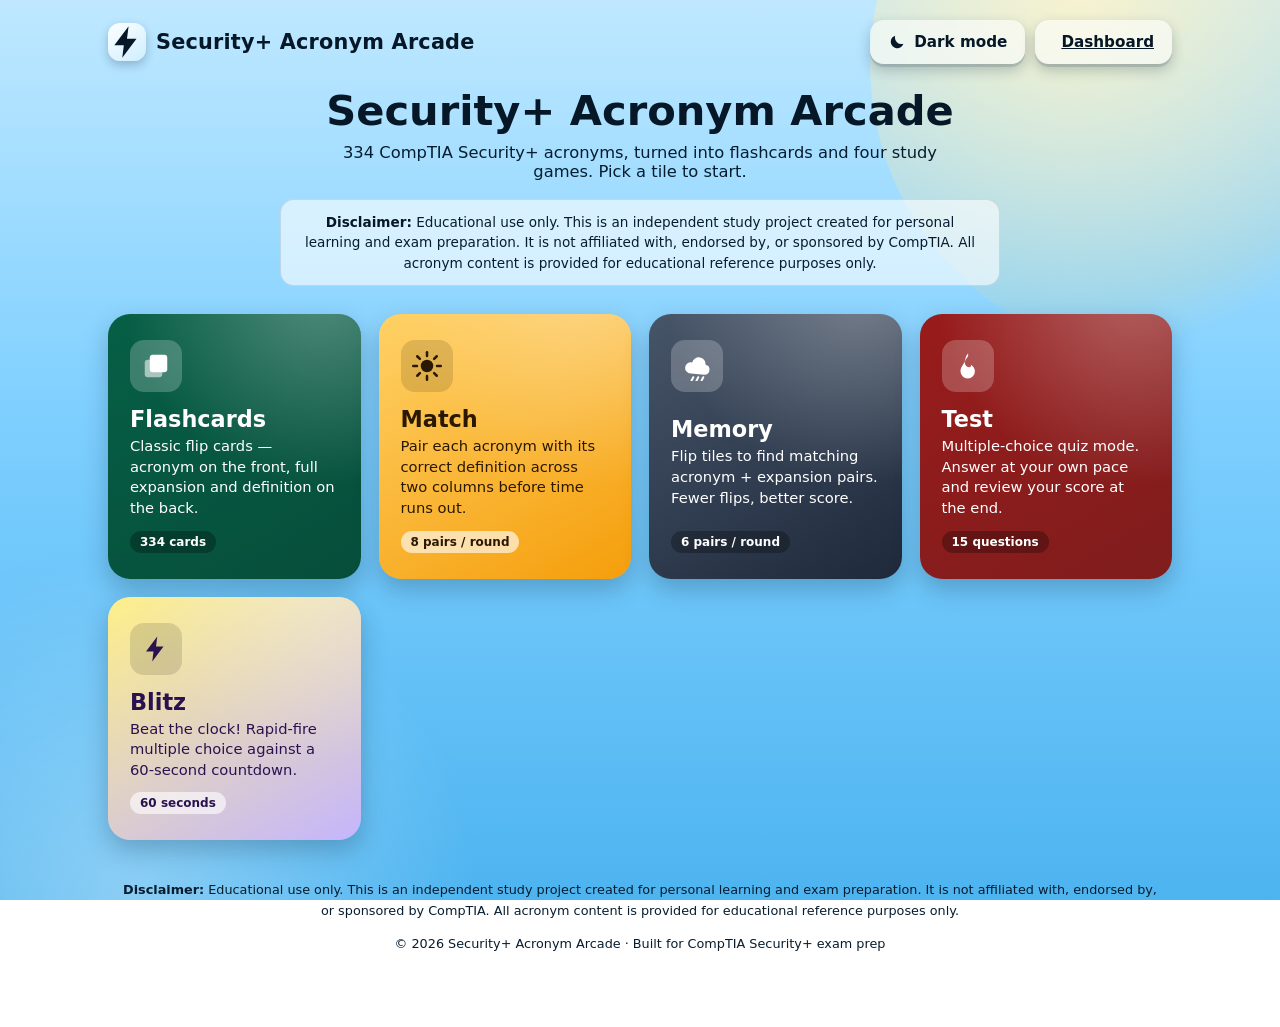
<file: index.html>
<!doctype html>
<html lang="en">
<head>
  <meta charset="utf-8" />
  <meta name="viewport" content="width=device-width, initial-scale=1, viewport-fit=cover" />
  <title>Security+ Acronym Arcade — CompTIA Security+ Flashcards &amp; Games</title>
  <meta name="description" content="Study CompTIA Security+ acronyms with flashcards, Match, Memory, Test, and Blitz games. Educational use only." />
  <meta name="theme-color" content="#4db4f0" />
  <link rel="icon" href="data:image/svg+xml,<svg xmlns=%22http://www.w3.org/2000/svg%22 viewBox=%220 0 24 24%22><text y=%2220%22 font-size=%2222%22>⚡</text></svg>" />
  <link rel="stylesheet" href="css/styles.css" />
  <!-- Stamps the saved light/dark choice on <html> BEFORE the first paint.
       Synchronous and in the head on purpose: deferred, it becomes a
       white flash in the face of somebody with light sensitivity. -->
  <script src="js/theme.js"></script>
</head>
<body data-depth="0">
  <div class="app-shell">
    <header class="topbar" id="topbar"></header>

    <section class="hero">
      <h1>Security+ Acronym Arcade</h1>
      <p>334 CompTIA Security+ acronyms, turned into flashcards and four study games. Pick a tile to start.</p>
      <div class="disclaimer" id="hero-disclaimer"></div>
    </section>

    <main>
      <div class="tile-grid" id="tile-grid">
        <a class="tile tile--flashcards" href="pages/flashcards.html">
          <span class="tile-glow"></span>
          <span class="tile-icon">ICON_CARDS</span>
          <div>
            <h2>Flashcards</h2>
            <p>Classic flip cards — acronym on the front, full expansion and definition on the back.</p>
          </div>
          <span class="tile-count">334 cards</span>
        </a>

        <a class="tile tile--match" href="pages/match.html">
          <span class="tile-glow"></span>
          <span class="tile-icon">ICON_SUN</span>
          <div>
            <h2>Match</h2>
            <p>Pair each acronym with its correct definition across two columns before time runs out.</p>
          </div>
          <span class="tile-count">8 pairs / round</span>
        </a>

        <a class="tile tile--memory" href="pages/memory.html">
          <span class="tile-glow"></span>
          <span class="tile-icon">ICON_CLOUD</span>
          <div>
            <h2>Memory</h2>
            <p>Flip tiles to find matching acronym + expansion pairs. Fewer flips, better score.</p>
          </div>
          <span class="tile-count">6 pairs / round</span>
        </a>

        <a class="tile tile--test" href="pages/test.html">
          <span class="tile-glow"></span>
          <span class="tile-icon">ICON_FLAME</span>
          <div>
            <h2>Test</h2>
            <p>Multiple-choice quiz mode. Answer at your own pace and review your score at the end.</p>
          </div>
          <span class="tile-count">15 questions</span>
        </a>

        <a class="tile tile--blitz" href="pages/blitz.html">
          <span class="tile-glow"></span>
          <span class="tile-icon">ICON_BOLT</span>
          <div>
            <h2>Blitz</h2>
            <p>Beat the clock! Rapid-fire multiple choice against a 60-second countdown.</p>
          </div>
          <span class="tile-count">60 seconds</span>
        </a>
      </div>
    </main>

    <footer class="site-footer" id="site-footer"></footer>
  </div>

  <script src="js/common.js"></script>
  <script>
    renderTopbar();
    renderDisclaimer("hero-disclaimer");
    renderFooter("site-footer");

    const iconMap = {
      ICON_CARDS: ICONS.cards,
      ICON_SUN: ICONS.sun,
      ICON_CLOUD: ICONS.cloud,
      ICON_FLAME: ICONS.flame,
      ICON_BOLT: ICONS.bolt,
    };
    document.querySelectorAll(".tile-icon").forEach((el) => {
      const key = el.textContent.trim();
      if (iconMap[key]) el.innerHTML = iconMap[key];
    });
  </script>
</body>
</html>
</file>
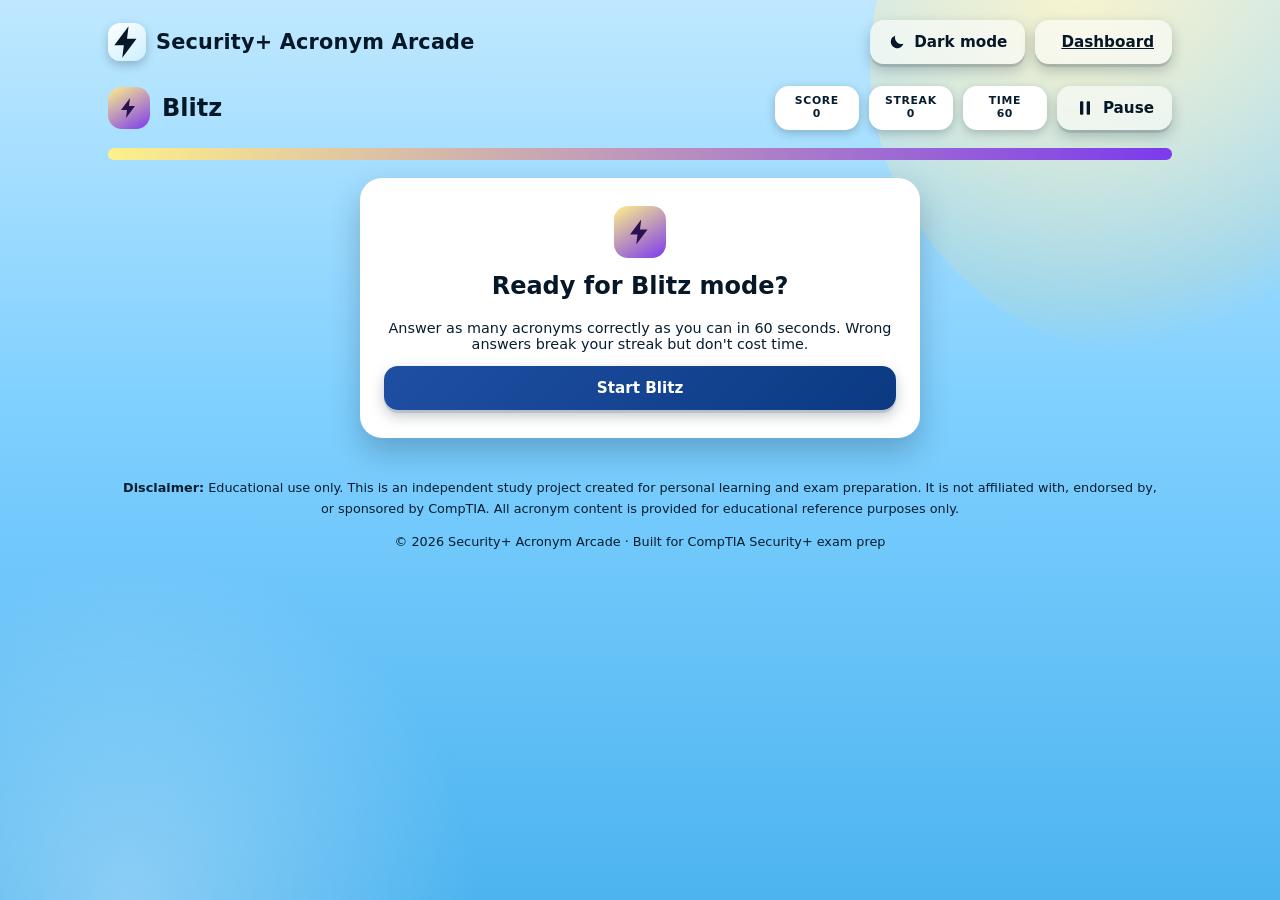
<file: pages/blitz.html>
<!doctype html>
<html lang="en">
<head>
  <meta charset="utf-8" />
  <meta name="viewport" content="width=device-width, initial-scale=1, viewport-fit=cover" />
  <title>Blitz — Security+ Acronym Arcade</title>
  <meta name="theme-color" content="#7c3aed" />
  <link rel="icon" href="data:image/svg+xml,<svg xmlns=%22http://www.w3.org/2000/svg%22 viewBox=%220 0 24 24%22><text y=%2220%22 font-size=%2222%22>⚡</text></svg>" />
  <link rel="stylesheet" href="../css/styles.css" />
  <!-- Stamps the saved light/dark choice on <html> BEFORE the first paint.
       Synchronous and in the head on purpose: deferred, it becomes a
       white flash in the face of somebody with light sensitivity. -->
  <script src="../js/theme.js"></script>
</head>
<body data-depth="1">
  <div class="app-shell">
    <header class="topbar" id="topbar"></header>

    <div class="game-header">
      <div class="game-title">
        <span class="tile-icon" style="background:linear-gradient(150deg,#fef08a,#7c3aed); color:#2a1250;" id="mode-icon"></span>
        <h1>Blitz</h1>
      </div>
      <div class="hud">
        <div class="hud-stat"><span>Score</span><span id="hud-score">0</span></div>
        <div class="hud-stat"><span>Streak</span><span id="hud-streak">0</span></div>
        <div class="hud-stat"><span>Time</span><span id="hud-time">60</span></div>
        <button class="btn btn-ghost" id="pause-btn" aria-label="Pause"></button>
      </div>
    </div>

    <div class="blitz-timer-bar"><div class="blitz-timer-fill" id="timer-fill"></div></div>

    <main class="card-stage" id="game-area">
      <div class="quiz-card">
        <div class="quiz-prompt-label">Quick! What does this stand for?</div>
        <div class="quiz-prompt" id="quiz-acronym">AAA</div>
        <div class="quiz-options" id="quiz-options"></div>
      </div>
    </main>

    <div class="card-stage" id="start-area">
      <div class="quiz-card">
        <span class="tile-icon" style="background:linear-gradient(150deg,#fef08a,#7c3aed); color:#2a1250; margin:0 auto 14px;"></span>
        <h2 style="margin-top:0;">Ready for Blitz mode?</h2>
        <p class="center-note">Answer as many acronyms correctly as you can in 60 seconds. Wrong answers break your streak but don't cost time.</p>
        <button class="btn btn-primary btn-block" id="start-btn">Start Blitz</button>
      </div>
    </div>

    <div class="results-card" id="results" hidden>
      <span class="tile-icon" style="background:linear-gradient(150deg,#fef08a,#7c3aed); color:#2a1250; margin:0 auto;" id="results-icon"></span>
      <h2>Time's up!</h2>
      <div class="big-score" id="res-score">0</div>
      <div class="results-stats">
        <div><div class="num" id="res-streak">0</div><div class="lab">Best streak</div></div>
        <div><div class="num" id="res-accuracy">0%</div><div class="lab">Accuracy</div></div>
        <div><div class="num" id="res-best">0</div><div class="lab">Best score</div></div>
      </div>
      <div class="results-actions">
        <button class="btn btn-primary" id="play-again-btn">Blitz again</button>
        <a class="btn btn-ghost" href="../index.html">Dashboard</a>
      </div>
    </div>

    <footer class="site-footer" id="site-footer"></footer>
  </div>

  <script src="../js/acronyms-data.js"></script>
  <script src="../js/common.js"></script>
  <script>
    renderTopbar();
    renderFooter("site-footer");
    document.getElementById("pause-btn").innerHTML = ICONS.pause + " <span>Pause</span>";
    document.getElementById("mode-icon").innerHTML = ICONS.bolt;
    document.getElementById("results-icon").innerHTML = ICONS.trophy;
    document.querySelector("#start-area .tile-icon").innerHTML = ICONS.bolt;

    const ROUND_SECONDS = 60;
    const OPTION_COUNT = 4;

    const gameArea = document.getElementById("game-area");
    const startArea = document.getElementById("start-area");
    const resultsEl = document.getElementById("results");
    const acronymEl = document.getElementById("quiz-acronym");
    const optionsEl = document.getElementById("quiz-options");
    const hudScore = document.getElementById("hud-score");
    const hudStreak = document.getElementById("hud-streak");
    const hudTime = document.getElementById("hud-time");
    const timerFill = document.getElementById("timer-fill");

    let queue, score, streak, bestStreak, correctCount, totalCount, timeLeft, timerHandle, answered;

    function refillQueue() {
      queue = shuffleArray(ACRONYMS);
    }

    function nextItem() {
      if (queue.length === 0) refillQueue();
      return queue.pop();
    }

    function startGame() {
      startArea.hidden = true;
      resultsEl.hidden = true;
      gameArea.hidden = false;
      score = 0;
      streak = 0;
      bestStreak = 0;
      correctCount = 0;
      totalCount = 0;
      timeLeft = ROUND_SECONDS;
      refillQueue();
      updateHud();
      renderQuestion();
      clearInterval(timerHandle);
      timerHandle = setInterval(tick, 1000);
    }

    function tick() {
      if (pauseCtl.paused) return;
      timeLeft--;
      updateHud();
      if (timeLeft <= 0) finishGame();
    }

    function updateHud() {
      hudScore.textContent = score;
      hudStreak.textContent = streak;
      hudTime.textContent = timeLeft;
      timerFill.style.width = `${(timeLeft / ROUND_SECONDS) * 100}%`;
    }

    function renderQuestion() {
      answered = false;
      const item = nextItem();
      const distractors = pickDistractors(item, ACRONYMS, OPTION_COUNT - 1);
      const options = shuffleArray([item, ...distractors]);
      acronymEl.textContent = item.acronym;
      optionsEl.innerHTML = "";
      options.forEach((opt) => {
        const btn = document.createElement("button");
        btn.className = "quiz-option";
        btn.textContent = opt.definition;
        btn.addEventListener("click", () => selectOption(btn, opt, item));
        optionsEl.appendChild(btn);
      });
    }

    function selectOption(btn, opt, item) {
      if (answered || pauseCtl.paused || timeLeft <= 0) return;
      answered = true;
      totalCount++;
      const correct = opt.id === item.id;
      if (correct) {
        btn.classList.add("correct");
        score++;
        streak++;
        correctCount++;
        bestStreak = Math.max(bestStreak, streak);
      } else {
        btn.classList.add("wrong");
        streak = 0;
        [...optionsEl.children].forEach((child) => {
          if (child.textContent === item.definition) child.classList.add("correct");
        });
      }
      updateHud();
      setTimeout(() => {
        if (timeLeft > 0) renderQuestion();
      }, 350);
    }

    function finishGame() {
      clearInterval(timerHandle);
      gameArea.hidden = true;
      resultsEl.hidden = false;
      const accuracy = totalCount ? Math.round((correctCount / totalCount) * 100) : 0;
      document.getElementById("res-score").textContent = score;
      document.getElementById("res-streak").textContent = bestStreak;
      document.getElementById("res-accuracy").textContent = `${accuracy}%`;
      const improved = Scores.setBestIfBetter("blitz-score", score, true);
      document.getElementById("res-best").textContent = Scores.getBest("blitz-score");
      if (improved) showToast("New high score!");
    }

    document.getElementById("start-btn").addEventListener("click", startGame);
    document.getElementById("play-again-btn").addEventListener("click", startGame);

    const pauseCtl = new PauseController();
    document.getElementById("pause-btn").addEventListener("click", () => pauseCtl.pause());

    gameArea.hidden = true;
    resultsEl.hidden = true;
  </script>
</body>
</html>
</file>
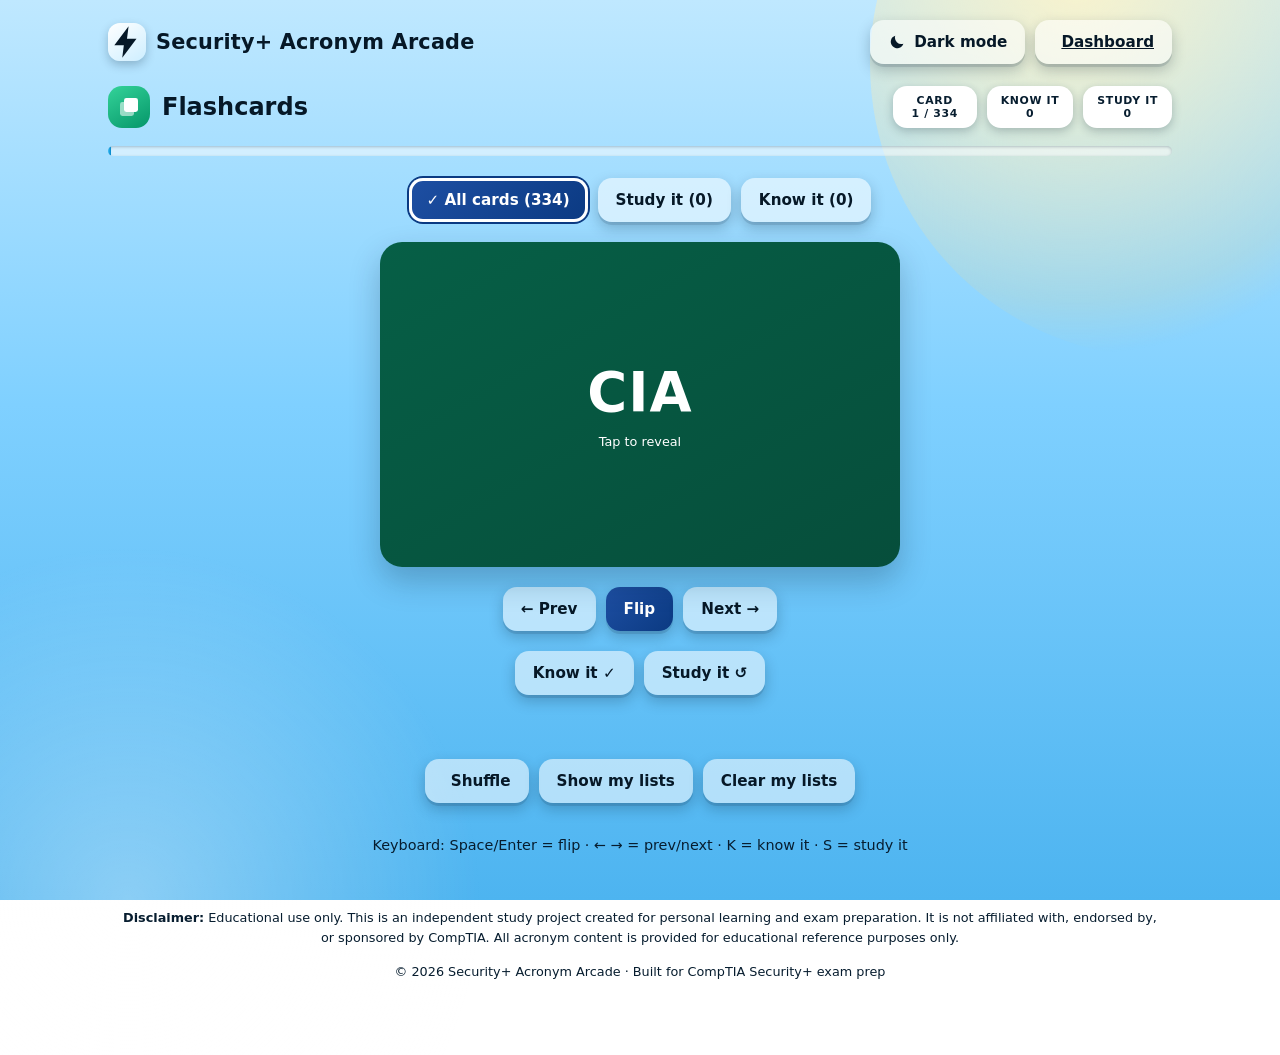
<file: pages/flashcards.html>
<!doctype html>
<html lang="en">
<head>
  <meta charset="utf-8" />
  <meta name="viewport" content="width=device-width, initial-scale=1, viewport-fit=cover" />
  <title>Flashcards — Security+ Acronym Arcade</title>
  <meta name="theme-color" content="#059669" />
  <link rel="icon" href="data:image/svg+xml,<svg xmlns=%22http://www.w3.org/2000/svg%22 viewBox=%220 0 24 24%22><text y=%2220%22 font-size=%2222%22>⚡</text></svg>" />
  <link rel="stylesheet" href="../css/styles.css" />
  <!-- Stamps the saved light/dark choice on <html> BEFORE the first paint.
       Synchronous and in the head on purpose: deferred, it becomes a
       white flash in the face of somebody with light sensitivity. -->
  <script src="../js/theme.js"></script>
</head>
<body data-depth="1">
  <div class="app-shell">
    <header class="topbar" id="topbar"></header>

    <div class="game-header">
      <div class="game-title">
        <span class="tile-icon" style="background:linear-gradient(150deg,#34d399,#059669); color:#fff;" id="mode-icon"></span>
        <h1>Flashcards</h1>
      </div>
      <div class="hud">
        <div class="hud-stat"><span>Card</span><span id="hud-index">1 / 334</span></div>
        <div class="hud-stat"><span>Know it</span><span id="hud-know">0</span></div>
        <div class="hud-stat"><span>Study it</span><span id="hud-study">0</span></div>
      </div>
    </div>

    <div class="progress-bar"><div class="progress-bar-fill" id="progress-fill"></div></div>

    <main class="card-stage">
      <!-- Which cards to go through: every card, or one of the student's two lists -->
      <div class="deck-pick" role="group" aria-label="Which cards to go through">
        <button class="btn btn-ghost deck-btn" id="deck-all" data-deck="all" aria-pressed="true"></button>
        <button class="btn btn-ghost deck-btn" id="deck-study" data-deck="study" aria-pressed="false"></button>
        <button class="btn btn-ghost deck-btn" id="deck-know" data-deck="know" aria-pressed="false"></button>
      </div>

      <div class="flashcard-wrap" id="card-wrap">
        <div class="flashcard" id="flashcard" role="button" tabindex="0" aria-label="Flashcard, press to flip">
          <div class="flashcard-face front">
            <div class="mark-badge" id="badge-front" hidden></div>
            <div class="acronym-big" id="face-acronym">AAA</div>
            <div class="hint">Tap to reveal</div>
          </div>
          <div class="flashcard-face back">
            <div class="mark-badge" id="badge-back" hidden></div>
            <div class="expansion" id="face-expansion"></div>
            <div class="definition" id="face-definition"></div>
          </div>
        </div>
      </div>

      <!-- A list with nothing in it: said so, in place of the card -->
      <div class="empty-deck" id="empty-deck" hidden>
        <p id="empty-text"></p>
        <button class="btn btn-primary" id="empty-all">Go to all the cards</button>
      </div>

      <div class="card-controls" id="nav-controls">
        <button class="btn btn-ghost" id="prev-btn">&larr; Prev</button>
        <button class="btn btn-primary" id="flip-btn">Flip</button>
        <button class="btn btn-ghost" id="next-btn">Next &rarr;</button>
      </div>
      <div class="card-controls" id="mark-controls">
        <button class="btn btn-ghost mark-btn mark-know" id="know-btn" aria-pressed="false"></button>
        <button class="btn btn-ghost mark-btn mark-study" id="study-btn" aria-pressed="false"></button>
      </div>
      <p class="mark-status" id="mark-status" role="status" aria-live="polite"></p>
      <div class="card-controls">
        <button class="btn btn-ghost" id="shuffle-btn"></button>
        <button class="btn btn-ghost" id="list-btn" aria-expanded="false" aria-controls="list-panel">Show my lists</button>
        <button class="btn btn-ghost" id="clear-btn">Clear my lists</button>
      </div>

      <!-- Clearing both lists asks first: it can't be undone -->
      <div class="confirm-box" id="clear-confirm" role="group" aria-labelledby="clear-q" hidden>
        <p id="clear-q">Clear both lists? Every card goes back to unmarked. This can't be undone.</p>
        <div class="card-controls">
          <button class="btn btn-danger" id="clear-yes">Yes, clear both lists</button>
          <button class="btn btn-ghost" id="clear-no">Keep my lists</button>
        </div>
      </div>

      <!-- Both lists to read through; each acronym opens its card -->
      <section class="list-panel" id="list-panel" aria-label="My lists" hidden>
        <h2 id="list-study-h"></h2>
        <ol class="mark-list" id="list-study"></ol>
        <h2 id="list-know-h"></h2>
        <ol class="mark-list" id="list-know"></ol>
      </section>

      <p class="center-note">Keyboard: Space/Enter = flip &middot; &larr; &rarr; = prev/next &middot; K = know it &middot; S = study it</p>
    </main>

    <footer class="site-footer" id="site-footer"></footer>
  </div>

  <script src="../js/acronyms-data.js"></script>
  <script src="../js/common.js"></script>
  <script>
    renderTopbar();
    renderFooter("site-footer");
    document.getElementById("mode-icon").innerHTML = ICONS.cards;
    document.getElementById("shuffle-btn").innerHTML = `${ICONS.shuffle} Shuffle`;

    /* The student's two lists, "Know it" and "Study it": a card is in one, the other, or neither. Saved in this browser under this
       site's own name. Every acronym site is served from the same web address, so they share one browser storage, and each site
       numbers its cards from 1: under the old shared key (aplus-arcade:flashcards:known) a card marked on one site showed as known
       on the others. Changed 27 October 2026, so both lists started empty. Storage that's blocked (a private window) keeps the
       lists for this visit only. */
    const LISTS_KEY = `${Scores.site}:flashcards:lists`;
    const BY_ID = new Map(ACRONYMS.map((a) => [a.id, a]));
    const lists = { know: new Set(), study: new Set() };
    try {
      const saved = JSON.parse(localStorage.getItem(LISTS_KEY) || "{}");
      ["know", "study"].forEach((k) => (Array.isArray(saved[k]) ? saved[k] : []).forEach((id) => { if (BY_ID.has(id)) lists[k].add(id); }));
      lists.know.forEach((id) => lists.study.delete(id));   /* never in both */
    } catch (e) { /* nothing saved, or storage blocked: both lists start empty */ }
    function saveLists() {
      try { localStorage.setItem(LISTS_KEY, JSON.stringify({ know: [...lists.know], study: [...lists.study] })); } catch (e) { /* kept for this visit */ }
    }
    const NAME = { know: "Know it", study: "Study it" };
    const listOf = (id) => (lists.know.has(id) ? "know" : lists.study.has(id) ? "study" : null);

    let deckName = "all";
    let deck = [];
    let index = 0;
    let flipped = false;

    const $ = (id) => document.getElementById(id);
    const cardEl = $("flashcard");

    /* the cards to go through: all of them, or one list's, shuffled */
    function buildDeck(name) {
      deckName = name;
      deck = shuffleArray(name === "all" ? ACRONYMS : ACRONYMS.filter((a) => lists[name].has(a.id)));
      index = 0;
    }

    function render() {
      const empty = deck.length === 0;
      ["all", "study", "know"].forEach((k) => {
        const b = $("deck-" + k), n = k === "all" ? ACRONYMS.length : lists[k].size, on = k === deckName;
        b.setAttribute("aria-pressed", String(on));
        b.textContent = (on ? "\u2713 " : "") + (k === "all" ? "All cards" : NAME[k]) + " (" + n + ")";
      });
      $("hud-know").textContent = lists.know.size;
      $("hud-study").textContent = lists.study.size;
      $("card-wrap").hidden = empty;
      $("nav-controls").hidden = empty;
      $("mark-controls").hidden = empty;
      $("empty-deck").hidden = !empty;
      flipped = false;
      cardEl.classList.remove("is-flipped");
      if (empty) {
        $("empty-text").textContent = "Your " + NAME[deckName] + " list is empty. In All cards, mark a card \u201c" + NAME[deckName] + "\u201d to put it here.";
        $("hud-index").textContent = "0 / 0";
        $("progress-fill").style.width = "0%";
      } else {
        const item = deck[index], at = listOf(item.id);
        $("face-acronym").textContent = item.acronym;
        $("face-expansion").textContent = item.expansion;
        $("face-definition").textContent = item.definition;
        $("hud-index").textContent = `${index + 1} / ${deck.length}`;
        $("progress-fill").style.width = `${((index + 1) / deck.length) * 100}%`;
        ["badge-front", "badge-back"].forEach((b) => { $(b).hidden = !at; $(b).textContent = at === "know" ? "\u2713 In your Know it list" : at === "study" ? "\u21BA In your Study it list" : ""; });
        /* each button says what it will do: put the card in its list, move it there from the other, or take it out */
        $("know-btn").textContent = at === "know" ? "\u2713 In Know it (undo)" : at === "study" ? "Move to Know it \u2713" : "Know it \u2713";
        $("study-btn").textContent = at === "study" ? "\u21BA In Study it (undo)" : at === "know" ? "Move to Study it \u21BA" : "Study it \u21BA";
        $("know-btn").setAttribute("aria-pressed", String(at === "know"));
        $("study-btn").setAttribute("aria-pressed", String(at === "study"));
      }
      if (!$("list-panel").hidden) renderLists();
    }

    /* both lists to read, A to Z; an acronym opens its card in that list */
    function renderLists() {
      ["study", "know"].forEach((k) => {
        const items = ACRONYMS.filter((a) => lists[k].has(a.id)).sort((a, b) => a.acronym.localeCompare(b.acronym));
        $("list-" + k + "-h").textContent = "My " + NAME[k] + " list (" + items.length + ")";
        const ol = $("list-" + k);
        ol.innerHTML = "";
        if (!items.length) { const li = document.createElement("li"); li.className = "mark-list-empty"; li.textContent = "Nothing in it yet."; ol.appendChild(li); }
        items.forEach((a) => {
          const li = document.createElement("li"), b = document.createElement("button");
          b.type = "button"; b.className = "mark-list-item";
          b.innerHTML = "<b></b><span></span>";
          b.firstChild.textContent = a.acronym; b.lastChild.textContent = a.expansion;
          b.setAttribute("aria-label", a.acronym + ", " + a.expansion + ": open its card");
          b.addEventListener("click", () => { buildDeck(k); index = Math.max(0, deck.findIndex((d) => d.id === a.id)); render(); cardEl.focus(); });
          li.appendChild(b); ol.appendChild(li);
        });
      });
    }

    function flip() {
      flipped = !flipped;
      cardEl.classList.toggle("is-flipped", flipped);
    }

    function go(delta) {
      if (!deck.length) return;
      index = (index + delta + deck.length) % deck.length;
      render();
    }

    /* mark the card: into a list (or moved there from the other) goes on to the next card; pressed again, it comes out and stays.
       Going through one of the lists, a card that leaves it leaves the deck too, and the next one takes its place */
    function mark(k) {
      if (!deck.length) return;
      const item = deck[index], was = listOf(item.id), other = k === "know" ? "study" : "know";
      if (was === k) { lists[k].delete(item.id); $("mark-status").textContent = item.acronym + ": taken out of " + NAME[k] + "."; }
      else { lists[other].delete(item.id); lists[k].add(item.id); $("mark-status").textContent = item.acronym + ": " + (was ? "moved to " : "added to ") + NAME[k] + "."; }
      saveLists();
      if (deckName !== "all" && listOf(item.id) !== deckName) {
        deck.splice(index, 1);
        if (index >= deck.length) index = 0;
        render();
      } else if (was !== k) go(1);
      else render();
    }

    cardEl.addEventListener("click", flip);
    cardEl.addEventListener("keydown", (e) => {
      if (e.key === " " || e.key === "Enter") { e.preventDefault(); flip(); }
    });
    $("flip-btn").addEventListener("click", flip);
    $("prev-btn").addEventListener("click", () => go(-1));
    $("next-btn").addEventListener("click", () => go(1));
    $("know-btn").addEventListener("click", () => mark("know"));
    $("study-btn").addEventListener("click", () => mark("study"));
    document.querySelectorAll(".deck-btn").forEach((b) => b.addEventListener("click", () => {
      buildDeck(b.dataset.deck);
      $("mark-status").textContent = "";
      render();
    }));
    $("empty-all").addEventListener("click", () => { buildDeck("all"); render(); $("deck-all").focus(); });
    $("shuffle-btn").addEventListener("click", () => {
      buildDeck(deckName);
      render();
      showToast("Deck shuffled");
    });
    $("list-btn").addEventListener("click", () => {
      const open = $("list-panel").hidden;
      $("list-panel").hidden = !open;
      $("list-btn").setAttribute("aria-expanded", String(open));
      $("list-btn").textContent = open ? "Hide my lists" : "Show my lists";
      if (open) renderLists();
    });
    $("clear-btn").addEventListener("click", () => { $("clear-confirm").hidden = false; $("clear-no").focus(); });
    $("clear-no").addEventListener("click", () => { $("clear-confirm").hidden = true; $("clear-btn").focus(); });
    $("clear-yes").addEventListener("click", () => {
      lists.know.clear(); lists.study.clear(); saveLists();
      $("clear-confirm").hidden = true;
      $("mark-status").textContent = "Both lists cleared.";
      buildDeck("all");
      render();
      showToast("Both lists cleared");
      $("clear-btn").focus();
    });

    document.addEventListener("keydown", (e) => {
      if (e.altKey || e.ctrlKey || e.metaKey) return;
      if (e.key === "ArrowRight") go(1);
      if (e.key === "ArrowLeft") go(-1);
      if (e.key === "k" || e.key === "K") mark("know");
      if (e.key === "s" || e.key === "S") mark("study");
    });

    buildDeck("all");
    render();
  </script>
</body>
</html>
</file>
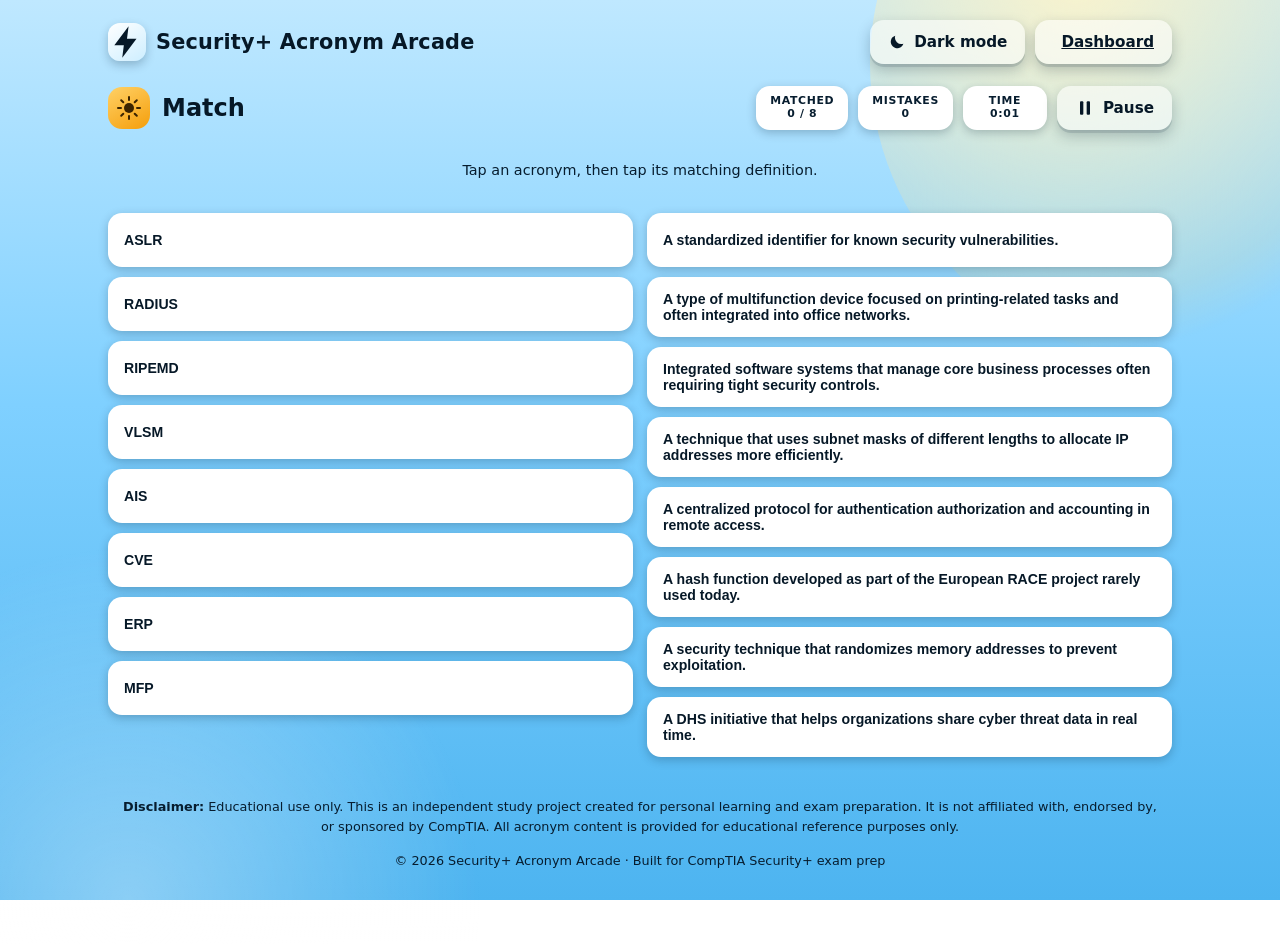
<file: pages/match.html>
<!doctype html>
<html lang="en">
<head>
  <meta charset="utf-8" />
  <meta name="viewport" content="width=device-width, initial-scale=1, viewport-fit=cover" />
  <title>Match — Security+ Acronym Arcade</title>
  <meta name="theme-color" content="#f59e0b" />
  <link rel="icon" href="data:image/svg+xml,<svg xmlns=%22http://www.w3.org/2000/svg%22 viewBox=%220 0 24 24%22><text y=%2220%22 font-size=%2222%22>⚡</text></svg>" />
  <link rel="stylesheet" href="../css/styles.css" />
  <!-- Stamps the saved light/dark choice on <html> BEFORE the first paint.
       Synchronous and in the head on purpose: deferred, it becomes a
       white flash in the face of somebody with light sensitivity. -->
  <script src="../js/theme.js"></script>
</head>
<body data-depth="1">
  <div class="app-shell">
    <header class="topbar" id="topbar"></header>

    <div class="game-header">
      <div class="game-title">
        <span class="tile-icon" style="background:linear-gradient(150deg,#ffd166,#f59e0b); color:#3b2400;" id="mode-icon"></span>
        <h1>Match</h1>
      </div>
      <div class="hud">
        <div class="hud-stat"><span>Matched</span><span id="hud-matched">0 / 8</span></div>
        <div class="hud-stat"><span>Mistakes</span><span id="hud-mistakes">0</span></div>
        <div class="hud-stat"><span>Time</span><span id="hud-time">0:00</span></div>
        <button class="btn btn-ghost" id="pause-btn" aria-label="Pause"></button>
      </div>
    </div>

    <main class="card-stage" id="game-area">
      <p class="center-note">Tap an acronym, then tap its matching definition.</p>
      <div class="match-columns">
        <div class="match-col" id="col-acronyms"></div>
        <div class="match-col" id="col-definitions"></div>
      </div>
    </main>

    <div class="results-card" id="results" hidden>
      <span class="tile-icon" style="background:linear-gradient(150deg,#ffd166,#f59e0b); color:#3b2400; margin:0 auto;" id="results-icon"></span>
      <h2>Round complete!</h2>
      <div class="results-stats">
        <div><div class="num" id="res-time">0:00</div><div class="lab">Time</div></div>
        <div><div class="num" id="res-mistakes">0</div><div class="lab">Mistakes</div></div>
        <div><div class="num" id="res-best">0:00</div><div class="lab">Best time</div></div>
      </div>
      <div class="results-actions">
        <button class="btn btn-primary" id="play-again-btn">Play again</button>
        <a class="btn btn-ghost" href="../index.html">Dashboard</a>
      </div>
    </div>

    <footer class="site-footer" id="site-footer"></footer>
  </div>

  <script src="../js/acronyms-data.js"></script>
  <script src="../js/common.js"></script>
  <script>
    renderTopbar();
    renderFooter("site-footer");
    document.getElementById("pause-btn").innerHTML = ICONS.pause + " <span>Pause</span>";
    document.getElementById("mode-icon").innerHTML = ICONS.sun;
    document.getElementById("results-icon").innerHTML = ICONS.trophy;

    const ROUND_SIZE = 8;
    const gameArea = document.getElementById("game-area");
    const resultsEl = document.getElementById("results");
    const colAcronyms = document.getElementById("col-acronyms");
    const colDefinitions = document.getElementById("col-definitions");
    const hudMatched = document.getElementById("hud-matched");
    const hudMistakes = document.getElementById("hud-mistakes");
    const hudTime = document.getElementById("hud-time");

    let pairs, matchedCount, mistakes, elapsed, timerHandle, selectedLeft, selectedRight, locked;

    function startRound() {
      pairs = sampleArray(ACRONYMS, ROUND_SIZE);
      matchedCount = 0;
      mistakes = 0;
      elapsed = 0;
      selectedLeft = null;
      selectedRight = null;
      locked = false;
      resultsEl.hidden = true;
      gameArea.hidden = false;
      updateHud();
      renderColumns();
      clearInterval(timerHandle);
      timerHandle = setInterval(() => {
        if (!pauseCtl.paused) {
          elapsed++;
          hudTime.textContent = formatTime(elapsed);
        }
      }, 1000);
    }

    function updateHud() {
      hudMatched.textContent = `${matchedCount} / ${pairs.length}`;
      hudMistakes.textContent = mistakes;
      hudTime.textContent = formatTime(elapsed);
    }

    function renderColumns() {
      const leftOrder = shuffleArray(pairs);
      const rightOrder = shuffleArray(pairs);
      colAcronyms.innerHTML = "";
      colDefinitions.innerHTML = "";
      leftOrder.forEach((item) => {
        const btn = document.createElement("button");
        btn.className = "match-item";
        btn.textContent = item.acronym;
        btn.dataset.id = item.id;
        btn.addEventListener("click", () => selectLeft(btn, item));
        colAcronyms.appendChild(btn);
      });
      rightOrder.forEach((item) => {
        const btn = document.createElement("button");
        btn.className = "match-item";
        btn.textContent = item.definition;
        btn.dataset.id = item.id;
        btn.addEventListener("click", () => selectRight(btn, item));
        colDefinitions.appendChild(btn);
      });
    }

    function selectLeft(el, item) {
      if (locked || pauseCtl.paused || el.classList.contains("correct")) return;
      if (selectedLeft) selectedLeft.el.classList.remove("selected");
      selectedLeft = { el, item };
      el.classList.add("selected");
      tryMatch();
    }

    function selectRight(el, item) {
      if (locked || pauseCtl.paused || el.classList.contains("correct")) return;
      if (selectedRight) selectedRight.el.classList.remove("selected");
      selectedRight = { el, item };
      el.classList.add("selected");
      tryMatch();
    }

    function tryMatch() {
      if (!selectedLeft || !selectedRight) return;
      locked = true;
      if (selectedLeft.item.id === selectedRight.item.id) {
        selectedLeft.el.classList.remove("selected");
        selectedRight.el.classList.remove("selected");
        selectedLeft.el.classList.add("correct");
        selectedRight.el.classList.add("correct");
        matchedCount++;
        selectedLeft = null;
        selectedRight = null;
        locked = false;
        updateHud();
        if (matchedCount === pairs.length) finishRound();
      } else {
        mistakes++;
        updateHud();
        selectedLeft.el.classList.add("wrong");
        selectedRight.el.classList.add("wrong");
        setTimeout(() => {
          selectedLeft.el.classList.remove("selected", "wrong");
          selectedRight.el.classList.remove("selected", "wrong");
          selectedLeft = null;
          selectedRight = null;
          locked = false;
        }, 500);
      }
    }

    function finishRound() {
      clearInterval(timerHandle);
      gameArea.hidden = true;
      resultsEl.hidden = false;
      document.getElementById("res-time").textContent = formatTime(elapsed);
      document.getElementById("res-mistakes").textContent = mistakes;
      const improved = Scores.setBestIfBetter("match-time", elapsed, false);
      const best = Scores.getBest("match-time");
      document.getElementById("res-best").textContent = formatTime(best);
      if (improved) showToast("New best time!");
    }

    document.getElementById("play-again-btn").addEventListener("click", startRound);

    const pauseCtl = new PauseController({
      onPause: () => {},
      onResume: () => {},
    });
    document.getElementById("pause-btn").addEventListener("click", () => pauseCtl.pause());

    startRound();
  </script>
</body>
</html>
</file>
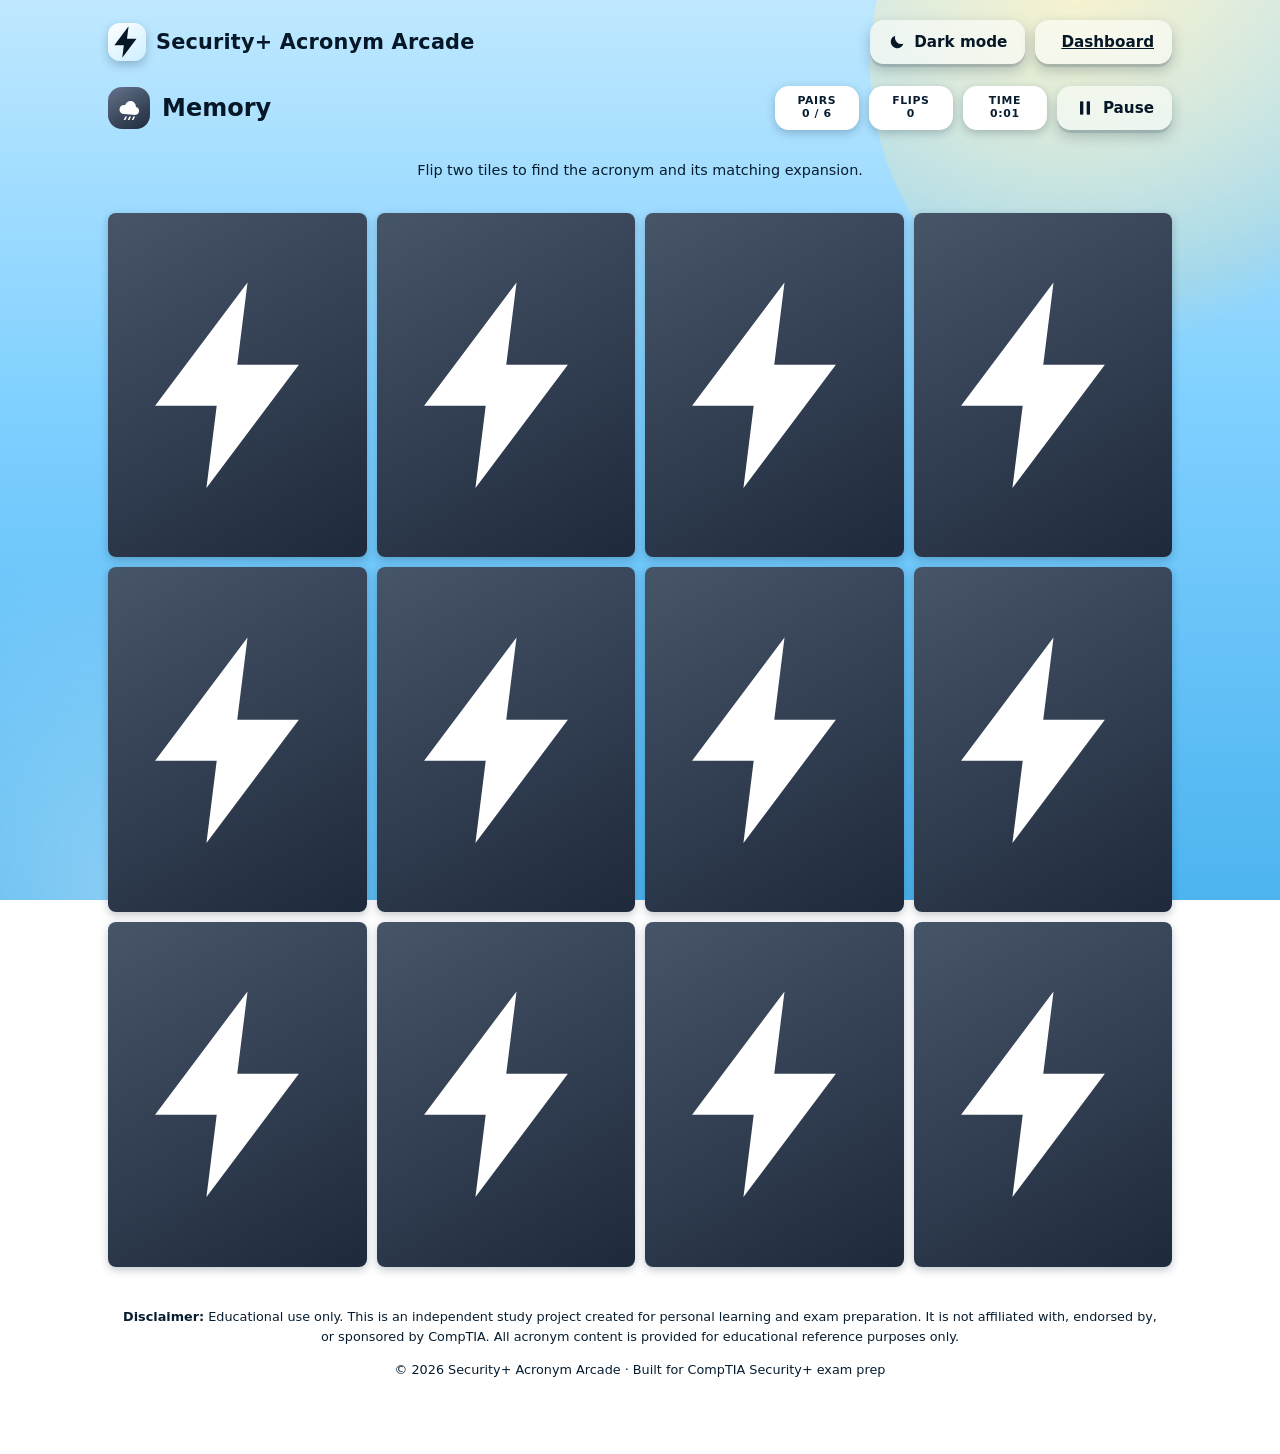
<file: pages/memory.html>
<!doctype html>
<html lang="en">
<head>
  <meta charset="utf-8" />
  <meta name="viewport" content="width=device-width, initial-scale=1, viewport-fit=cover" />
  <title>Memory — Security+ Acronym Arcade</title>
  <meta name="theme-color" content="#1e293b" />
  <link rel="icon" href="data:image/svg+xml,<svg xmlns=%22http://www.w3.org/2000/svg%22 viewBox=%220 0 24 24%22><text y=%2220%22 font-size=%2222%22>⚡</text></svg>" />
  <link rel="stylesheet" href="../css/styles.css" />
  <!-- Stamps the saved light/dark choice on <html> BEFORE the first paint.
       Synchronous and in the head on purpose: deferred, it becomes a
       white flash in the face of somebody with light sensitivity. -->
  <script src="../js/theme.js"></script>
</head>
<body data-depth="1">
  <div class="app-shell">
    <header class="topbar" id="topbar"></header>

    <div class="game-header">
      <div class="game-title">
        <span class="tile-icon" style="background:linear-gradient(150deg,#64748b,#1e293b); color:#fff;" id="mode-icon"></span>
        <h1>Memory</h1>
      </div>
      <div class="hud">
        <div class="hud-stat"><span>Pairs</span><span id="hud-matched">0 / 6</span></div>
        <div class="hud-stat"><span>Flips</span><span id="hud-flips">0</span></div>
        <div class="hud-stat"><span>Time</span><span id="hud-time">0:00</span></div>
        <button class="btn btn-ghost" id="pause-btn" aria-label="Pause"></button>
      </div>
    </div>

    <main class="card-stage" id="game-area">
      <p class="center-note">Flip two tiles to find the acronym and its matching expansion.</p>
      <div class="memory-grid" id="memory-grid"></div>
    </main>

    <div class="results-card" id="results" hidden>
      <span class="tile-icon" style="background:linear-gradient(150deg,#64748b,#1e293b); color:#fff; margin:0 auto;" id="results-icon"></span>
      <h2>All pairs found!</h2>
      <div class="results-stats">
        <div><div class="num" id="res-time">0:00</div><div class="lab">Time</div></div>
        <div><div class="num" id="res-flips">0</div><div class="lab">Flips</div></div>
        <div><div class="num" id="res-best">0</div><div class="lab">Best flips</div></div>
      </div>
      <div class="results-actions">
        <button class="btn btn-primary" id="play-again-btn">Play again</button>
        <a class="btn btn-ghost" href="../index.html">Dashboard</a>
      </div>
    </div>

    <footer class="site-footer" id="site-footer"></footer>
  </div>

  <script src="../js/acronyms-data.js"></script>
  <script src="../js/common.js"></script>
  <script>
    renderTopbar();
    renderFooter("site-footer");
    document.getElementById("pause-btn").innerHTML = ICONS.pause + " <span>Pause</span>";
    document.getElementById("mode-icon").innerHTML = ICONS.cloud;
    document.getElementById("results-icon").innerHTML = ICONS.trophy;

    const PAIR_COUNT = 6;
    const gameArea = document.getElementById("game-area");
    const resultsEl = document.getElementById("results");
    const gridEl = document.getElementById("memory-grid");
    const hudMatched = document.getElementById("hud-matched");
    const hudFlips = document.getElementById("hud-flips");
    const hudTime = document.getElementById("hud-time");

    let cards, matchedPairs, flips, elapsed, timerHandle, openCards, locked;

    function buildCards() {
      const pairs = sampleArray(ACRONYMS, PAIR_COUNT);
      const items = [];
      pairs.forEach((item) => {
        items.push({ id: item.id, kind: "acronym", label: item.acronym });
        items.push({ id: item.id, kind: "expansion", label: item.expansion });
      });
      return shuffleArray(items);
    }

    function startRound() {
      cards = buildCards();
      matchedPairs = 0;
      flips = 0;
      elapsed = 0;
      openCards = [];
      locked = false;
      resultsEl.hidden = true;
      gameArea.hidden = false;
      updateHud();
      renderGrid();
      clearInterval(timerHandle);
      timerHandle = setInterval(() => {
        if (!pauseCtl.paused) {
          elapsed++;
          hudTime.textContent = formatTime(elapsed);
        }
      }, 1000);
    }

    function updateHud() {
      hudMatched.textContent = `${matchedPairs} / ${PAIR_COUNT}`;
      hudFlips.textContent = flips;
      hudTime.textContent = formatTime(elapsed);
    }

    function renderGrid() {
      gridEl.innerHTML = "";
      cards.forEach((card, i) => {
        const el = document.createElement("div");
        el.className = "memory-card";
        el.dataset.index = i;
        el.innerHTML = `
          <div class="memory-card-inner">
            <div class="memory-face back">${ICONS.bolt}</div>
            <div class="memory-face front">${card.label}</div>
          </div>`;
        el.addEventListener("click", () => flipCard(i, el));
        gridEl.appendChild(el);
      });
    }

    function flipCard(i, el) {
      if (locked || pauseCtl.paused) return;
      if (el.classList.contains("flipped") || el.classList.contains("matched")) return;
      if (openCards.length === 2) return;

      el.classList.add("flipped");
      openCards.push({ i, el });

      if (openCards.length === 2) {
        flips++;
        updateHud();
        const [a, b] = openCards;
        if (cards[a.i].id === cards[b.i].id) {
          a.el.classList.add("matched");
          b.el.classList.add("matched");
          openCards = [];
          matchedPairs++;
          updateHud();
          if (matchedPairs === PAIR_COUNT) finishRound();
        } else {
          locked = true;
          setTimeout(() => {
            a.el.classList.remove("flipped");
            b.el.classList.remove("flipped");
            openCards = [];
            locked = false;
          }, 800);
        }
      }
    }

    function finishRound() {
      clearInterval(timerHandle);
      gameArea.hidden = true;
      resultsEl.hidden = false;
      document.getElementById("res-time").textContent = formatTime(elapsed);
      document.getElementById("res-flips").textContent = flips;
      const improved = Scores.setBestIfBetter("memory-flips", flips, false);
      const best = Scores.getBest("memory-flips");
      document.getElementById("res-best").textContent = best;
      if (improved) showToast("New best score!");
    }

    document.getElementById("play-again-btn").addEventListener("click", startRound);

    const pauseCtl = new PauseController();
    document.getElementById("pause-btn").addEventListener("click", () => pauseCtl.pause());

    startRound();
  </script>
</body>
</html>
</file>
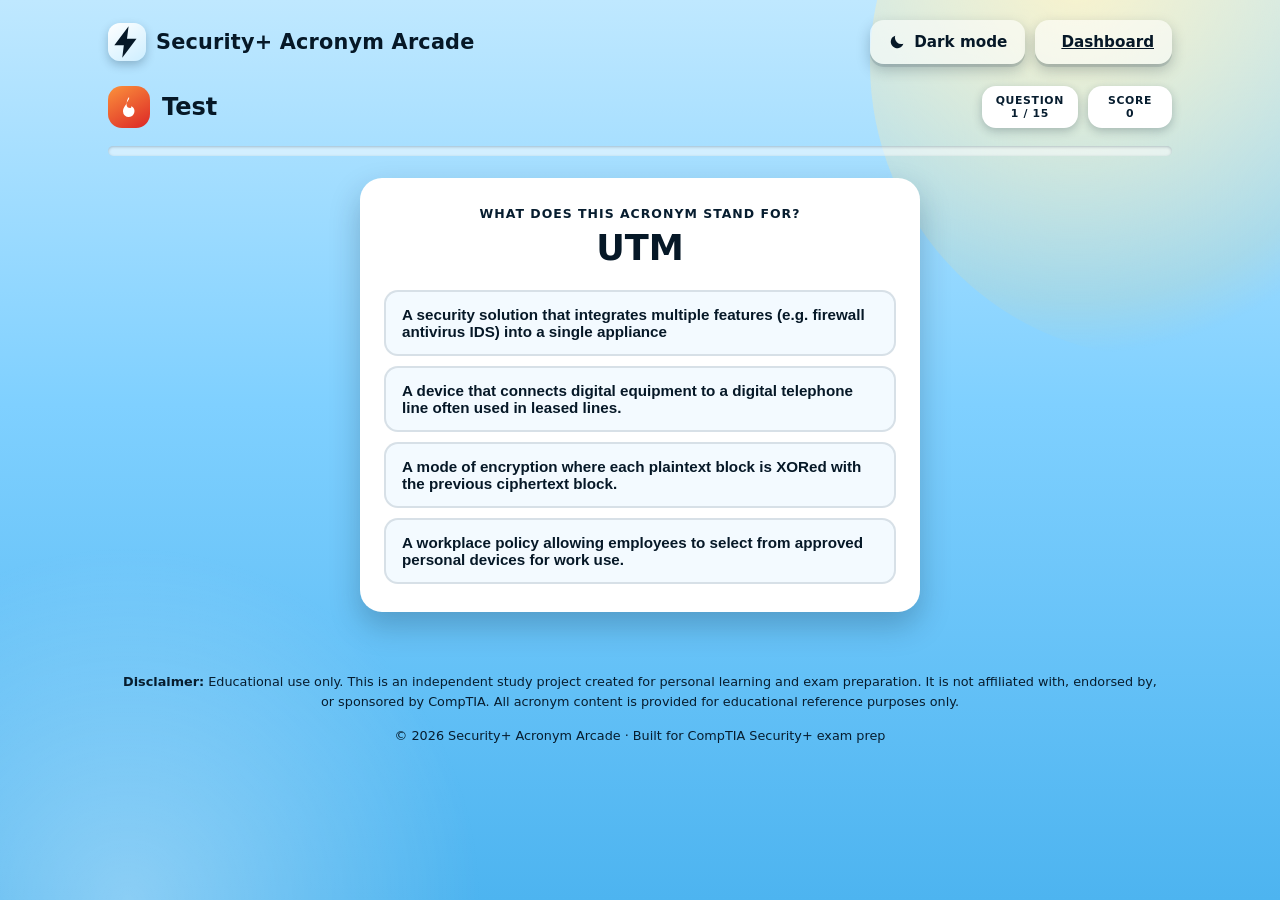
<file: pages/test.html>
<!doctype html>
<html lang="en">
<head>
  <meta charset="utf-8" />
  <meta name="viewport" content="width=device-width, initial-scale=1, viewport-fit=cover" />
  <title>Test — Security+ Acronym Arcade</title>
  <meta name="theme-color" content="#dc2626" />
  <link rel="icon" href="data:image/svg+xml,<svg xmlns=%22http://www.w3.org/2000/svg%22 viewBox=%220 0 24 24%22><text y=%2220%22 font-size=%2222%22>⚡</text></svg>" />
  <link rel="stylesheet" href="../css/styles.css" />
  <!-- Stamps the saved light/dark choice on <html> BEFORE the first paint.
       Synchronous and in the head on purpose: deferred, it becomes a
       white flash in the face of somebody with light sensitivity. -->
  <script src="../js/theme.js"></script>
</head>
<body data-depth="1">
  <div class="app-shell">
    <header class="topbar" id="topbar"></header>

    <div class="game-header">
      <div class="game-title">
        <span class="tile-icon" style="background:linear-gradient(150deg,#fb923c,#dc2626); color:#fff;" id="mode-icon"></span>
        <h1>Test</h1>
      </div>
      <div class="hud">
        <div class="hud-stat"><span id="hud-label">Question</span><span id="hud-index">1 / 15</span></div>
        <div class="hud-stat"><span>Score</span><span id="hud-score">0</span></div>
      </div>
    </div>

    <div class="progress-bar"><div class="progress-bar-fill" id="progress-fill"></div></div>

    <main class="card-stage" id="game-area">
      <div class="quiz-card">
        <div class="quiz-prompt-label">What does this acronym stand for?</div>
        <div class="quiz-prompt" id="quiz-acronym">AAA</div>
        <p class="review-note" id="review-note" role="status" hidden></p>
        <div class="quiz-options" id="quiz-options"></div>
      </div>
      <div class="test-nav">
        <button class="btn btn-ghost" id="back-btn" hidden>&larr; Back</button>
        <button class="btn btn-primary" id="next-btn" hidden>Next question &rarr;</button>
      </div>
    </main>

    <div class="results-card" id="results" hidden>
      <span class="tile-icon" style="background:linear-gradient(150deg,#fb923c,#dc2626); color:#fff; margin:0 auto;" id="results-icon"></span>
      <h2>Test complete!</h2>
      <div class="big-score" id="res-score">0 / 15</div>
      <div class="results-stats">
        <div><div class="num" id="res-pct">0%</div><div class="lab">Accuracy</div></div>
        <div><div class="num" id="res-best">0%</div><div class="lab">Best</div></div>
      </div>
      <div id="review-list" style="text-align:left; margin-top:14px;"></div>
      <div class="results-actions">
        <button class="btn btn-primary" id="play-again-btn">Take again</button>
        <a class="btn btn-ghost" href="../index.html">Dashboard</a>
      </div>
    </div>

    <footer class="site-footer" id="site-footer"></footer>
  </div>

  <script src="../js/acronyms-data.js"></script>
  <script src="../js/common.js"></script>
  <script>
    renderTopbar();
    renderFooter("site-footer");
    document.getElementById("mode-icon").innerHTML = ICONS.flame;
    document.getElementById("results-icon").innerHTML = ICONS.trophy;

    const QUESTION_COUNT = 15;
    const OPTION_COUNT = 4;

    const gameArea = document.getElementById("game-area");
    const resultsEl = document.getElementById("results");
    const acronymEl = document.getElementById("quiz-acronym");
    const optionsEl = document.getElementById("quiz-options");
    const hudIndex = document.getElementById("hud-index");
    const hudScore = document.getElementById("hud-score");
    const progressFill = document.getElementById("progress-fill");
    const nextBtn = document.getElementById("next-btn");
    const backBtn = document.getElementById("back-btn");
    const hudLabel = document.getElementById("hud-label");
    const reviewNote = document.getElementById("review-note");

    /* qIndex: the question the student is up to. view: the one on screen, which Back can take to an earlier one.
       picks[i]: the option chosen for question i. An earlier question comes back as it was answered and stays
       locked: its right answer has already been shown, so changing the pick would only change the score. */
    let questions, qIndex, view, score, missed, picks;

    /* No acronym from the student's last three tests is asked in a new one. Remembered in this browser (localStorage), under
       a key of this site's own: the acronym sites all live at one web address, so they share the browser's storage. A
       private window or blocked storage only means nothing is remembered; the test still runs. */
    const HISTORY_KEY = "security-acronyms:test-history", HISTORY_TESTS = 3;
    function readHistory() {
      try { const h = JSON.parse(localStorage.getItem(HISTORY_KEY) || "[]"); return Array.isArray(h) ? h.filter(Array.isArray).slice(-HISTORY_TESTS) : []; }
      catch (e) { return []; }
    }
    function saveHistory(h) {
      try { localStorage.setItem(HISTORY_KEY, JSON.stringify(h.slice(-HISTORY_TESTS))); } catch (e) { /* no storage: nothing remembered */ }
    }

    /* a wrong option is never the right answer in other words: not another meaning of the same acronym (STP, MAC), not a
       definition two acronyms share, and no two options read the same */
    function pickWrongOptions(item, count) {
      const out = [], seen = new Set([item.definition]);
      for (const x of shuffleArray(ACRONYMS)) {
        if (out.length === count) break;
        if (x.acronym === item.acronym || seen.has(x.definition)) continue;
        seen.add(x.definition);
        out.push(x);
      }
      return out;
    }

    function buildQuestions() {
      const history = readHistory(), recent = new Set(history.flat()), want = Math.min(QUESTION_COUNT, ACRONYMS.length);
      let picked = sampleArray(ACRONYMS.filter((a) => !recent.has(a.id)), want);
      /* a list too short to leave three whole tests out: top up from the test taken longest ago first */
      for (let k = 0; picked.length < want && k < history.length; k++) {
        const have = new Set(picked.map((a) => a.id));
        picked = picked.concat(shuffleArray(ACRONYMS.filter((a) => history[k].indexOf(a.id) >= 0 && !have.has(a.id))).slice(0, want - picked.length));
      }
      saveHistory(history.concat([picked.map((a) => a.id)]));
      return picked.map((item) => ({ item, options: shuffleArray([item, ...pickWrongOptions(item, OPTION_COUNT - 1)]) }));
    }

    function startQuiz() {
      questions = buildQuestions();
      qIndex = 0;
      view = 0;
      score = 0;
      missed = [];
      picks = [];
      resultsEl.hidden = true;
      gameArea.hidden = false;
      renderQuestion();
    }

    function renderQuestion() {
      const q = questions[view], pick = picks[view], reviewing = view < qIndex;
      acronymEl.textContent = q.item.acronym;
      hudLabel.textContent = reviewing ? "Reviewing" : "Question";
      hudIndex.textContent = `${view + 1} / ${questions.length}`;
      hudScore.textContent = score;
      progressFill.style.width = `${(qIndex / questions.length) * 100}%`;
      reviewNote.hidden = !reviewing;
      reviewNote.textContent = reviewing ? `Looking back at question ${view + 1}. Your answer is locked: the right answer was already shown.` : "";
      optionsEl.innerHTML = "";
      q.options.forEach((opt) => {
        const btn = document.createElement("button");
        btn.className = "quiz-option";
        btn.textContent = opt.definition;
        btn.addEventListener("click", () => selectOption(opt));
        optionsEl.appendChild(btn);
        if (pick === undefined) return;
        btn.disabled = true;
        /* marked three ways: the colour, the rule down its left edge, and the words */
        const mine = opt.id === pick, right = opt.id === q.item.id;
        if (!mine && !right) return;
        btn.classList.add(right ? "correct" : "wrong");
        const word = document.createElement("span");
        word.className = "mark-word";
        word.textContent = right ? (mine ? "✓ Your answer: correct" : "✓ The correct answer") : "✗ Your answer: wrong";
        btn.appendChild(word);
      });
      backBtn.hidden = view === 0;
      nextBtn.hidden = pick === undefined;
    }

    function selectOption(opt) {
      if (view !== qIndex || picks[view] !== undefined) return;
      const q = questions[view];
      picks[view] = opt.id;
      if (opt.id === q.item.id) score++;
      else missed.push(q.item);
      renderQuestion();
      nextBtn.focus();
    }

    function nextQuestion() {
      if (view < qIndex) { view++; renderQuestion(); (nextBtn.hidden ? optionsEl.firstChild : nextBtn).focus(); return; }
      qIndex++;
      view = qIndex;
      if (qIndex >= questions.length) finishQuiz();
      else renderQuestion();
    }

    function backQuestion() {
      if (view === 0) return;
      view--;
      renderQuestion();
      (backBtn.hidden ? nextBtn : backBtn).focus();
    }

    function finishQuiz() {
      progressFill.style.width = "100%";
      gameArea.hidden = true;
      resultsEl.hidden = false;
      const pct = Math.round((score / questions.length) * 100);
      document.getElementById("res-score").textContent = `${score} / ${questions.length}`;
      document.getElementById("res-pct").textContent = `${pct}%`;
      const improved = Scores.setBestIfBetter("test-pct", pct, true);
      document.getElementById("res-best").textContent = `${Scores.getBest("test-pct")}%`;
      if (improved) showToast("New best score!");

      const reviewEl = document.getElementById("review-list");
      if (missed.length) {
        reviewEl.innerHTML =
          `<p class="center-note" style="text-align:center;">Review these:</p>` +
          missed
            .map(
              (m) =>
                `<p style="font-size:0.85rem; margin:6px 0;"><strong>${m.acronym}</strong> — ${m.expansion}</p>`
            )
            .join("");
      } else {
        reviewEl.innerHTML = `<p class="center-note" style="text-align:center;">Perfect score — nice work!</p>`;
      }
    }

    nextBtn.addEventListener("click", nextQuestion);
    backBtn.addEventListener("click", backQuestion);
    document.getElementById("play-again-btn").addEventListener("click", startQuiz);

    startQuiz();
  </script>
</body>
</html>
</file>
<file: css/styles.css>
/* =========================================================
   A+ Acronym Arcade — shared styles
   Theme: sky-blue main canvas, themed tile gradients
   ========================================================= */

:root {
  /* Sky blue main canvas */
  --sky-top: #bfe8ff;
  --sky-mid: #7fd0ff;
  --sky-bot: #4db4f0;
  /* AAA (25 October 2026): the sky is fixed to the window, so text can
     scroll down onto its darkest blue (--sky-bot). Both inks clear 7:1
     there; the old soft ink was 4.8:1 on it, the old ink 6.9:1. */
  --ink: #061827;
  --ink-soft: #071d2f;
  --card-bg: #ffffff;
  --card-bg-soft: #f3faff;
  --border-soft: rgba(11, 35, 56, 0.12);
  --shadow-color: rgba(11, 35, 56, 0.25);
  --radius-lg: 22px;
  --radius-md: 14px;
  --radius-sm: 8px;
  --focus-ring: #0b2338;

  /* Tile themes. White words need deep colours under them: the bright
     mint, orange-to-red and slate left white at 2.2 to 4.8:1. Deep royal
     green, red and silver now (25 October 2026), and Blitz's dark words
     sit on a lavender end instead of the purple (--bolt-soft); the timer
     bar keeps the purple. */
  --green-1: #065f46;
  --green-2: #064e3b;
  --green-ink: #eafff5;

  --sun-1: #ffd166;
  --sun-2: #f59e0b;
  --sun-ink: #2a1800;

  --storm-1: #475569;
  --storm-2: #1e293b;
  --storm-ink: #eef2f7;

  --fire-1: #991b1b;
  --fire-2: #7f1d1d;
  --fire-ink: #fff5ee;

  --bolt-1: #fef08a;
  --bolt-2: #7c3aed;
  --bolt-soft: #c4b5fd;
  --bolt-ink: #2a1250;

  --good: #16a34a;
  --bad: #dc2626;
  --warn: #d97706;

  /* STATE SURFACES, AND THE INK THAT GOES ON THEM.

     These were hardcoded light greens and pinks used in both themes. On
     a dark page they stayed light, so anything written on them had to be
     dark — while every other control wanted light ink. Tokens let each
     theme answer for itself. */
  --ok-bg: #dcfce7;
  --ok-ink: #05321a;
  --bad-bg: #fee2e2;
  --bad-ink: #4a0c0c;
  --ghost-bg: rgba(255, 255, 255, 0.55);

  /* EVERY DARK DIFFERENCE IS A TOKEN, WITH NO EXCEPTIONS.

     There used to be three rules that went dark on their own — the
     disclaimer panel and the two decorations — each written against
     `[data-theme="dark"]` only. The media-query copy never got them, so
     an operating-system dark page painted a 60% WHITE wash behind the
     disclaimer and hung a cream sun over the topbar. Nothing catches
     that except reading both blocks side by side and noticing.

     So now the two blocks below hold nothing but token values, and
     verify/theme.mjs fails the build if they ever stop matching. */
  --panel-wash: rgba(255, 255, 255, 0.6);
  --sun-wash: radial-gradient(circle at 35% 35%, rgba(255, 244, 200, 0.9),
                              rgba(255, 220, 120, 0.15) 60%, transparent 70%);
  --glow-wash: radial-gradient(circle at 50% 50%, rgba(255, 255, 255, 0.35), transparent 65%);

  /* The toast was `background: var(--ink); color: #fff`. --ink is the
     PAGE's text colour, so on a dark page it is near-white — near-white
     ink on a near-white pill. The little message confirming the theme
     had changed was itself unreadable in the theme it announced. It
     needs its own pair, inverted against the page either way. */
  --toast-bg: #0b2338;
  --toast-ink: #ffffff;
}

:root[data-theme="dark"] {
  --sky-top: #0f2b40;
  --sky-mid: #123a56;
  --sky-bot: #0a1f30;
  --ink: #eaf5ff;
  --ink-soft: #dbeaf6;
  --card-bg: #102a3d;
  --card-bg-soft: #0c2032;
  --border-soft: rgba(234, 245, 255, 0.14);
  --shadow-color: rgba(0, 0, 0, 0.55);
  --focus-ring: #eaf5ff;
  --ok-bg: #0d2f1c;
  --ok-ink: #b6f3cf;
  --bad-bg: #3a1417;
  --bad-ink: #ffc9c4;
  /* A 55% white wash over a dark page is a pale grey that neither light
     nor dark ink can sit on. On a dark page the ghost button wants a
     DARKER backing, not a lighter one — a white wash was still leaving
     it at 6.5:1, half a point short, and it has to clear 7. */
  --ghost-bg: rgba(0, 0, 0, 0.28);
  --panel-wash: rgba(255, 255, 255, 0.06);
  --sun-wash: radial-gradient(circle at 35% 35%, rgba(255, 244, 200, 0.16),
                              rgba(255, 220, 120, 0.05) 60%, transparent 70%);
  --glow-wash: radial-gradient(circle at 50% 50%, rgba(255, 255, 255, 0.07), transparent 65%);
  --toast-bg: #eaf5ff;
  --toast-ink: #0b2338;
}

/* THE NO-JAVASCRIPT PATH, AND ONLY THAT.

   theme.js stamps an explicit data-theme on <html> before the first
   paint, so in a working browser the block above is what runs and this
   one never matches. This is the safety net for a student whose
   JavaScript is blocked — a school-managed laptop, a locked-down
   library machine — and it has to carry the SAME VALUES, which is what
   verify/theme.mjs checks. */
@media (prefers-color-scheme: dark) {
  :root:not([data-theme="light"]) {
    --sky-top: #0f2b40;
    --sky-mid: #123a56;
    --sky-bot: #0a1f30;
    --ink: #eaf5ff;
    --ink-soft: #dbeaf6;
    --card-bg: #102a3d;
    --card-bg-soft: #0c2032;
    --border-soft: rgba(234, 245, 255, 0.14);
    --shadow-color: rgba(0, 0, 0, 0.55);
    --focus-ring: #eaf5ff;
    --ok-bg: #0d2f1c;
    --ok-ink: #b6f3cf;
    --bad-bg: #3a1417;
    --bad-ink: #ffc9c4;
    --ghost-bg: rgba(0, 0, 0, 0.28);
    --panel-wash: rgba(255, 255, 255, 0.06);
    --sun-wash: radial-gradient(circle at 35% 35%, rgba(255, 244, 200, 0.16),
                                rgba(255, 220, 120, 0.05) 60%, transparent 70%);
    --glow-wash: radial-gradient(circle at 50% 50%, rgba(255, 255, 255, 0.07), transparent 65%);
    --toast-bg: #eaf5ff;
    --toast-ink: #0b2338;
  }
}

* {
  box-sizing: border-box;
}

[hidden] {
  display: none !important;
}

html {
  -webkit-text-size-adjust: 100%;
}

body {
  margin: 0;
  min-height: 100svh;
  font-family: "Segoe UI", system-ui, -apple-system, Roboto, Helvetica, Arial, sans-serif;
  color: var(--ink);
  background: linear-gradient(180deg, var(--sky-top) 0%, var(--sky-mid) 45%, var(--sky-bot) 100%);
  background-attachment: fixed;
  position: relative;
  overflow-x: hidden;
}

/* soft decorative clouds/sun on the sky background, pure CSS */
body::before,
body::after {
  content: "";
  position: fixed;
  pointer-events: none;
  z-index: 0;
  border-radius: 50%;
}

/* THE DECORATIONS NEVER FOLLOWED THE THEME.

   Both were hardcoded near-white, so on a dark page a bright cream sun
   and a white glow sat on top of the navy — and anything drawn over
   them, like the topbar's Dashboard button, landed on pale khaki. That
   measured 1.5:1. They stay, through a token, so each theme answers for
   itself in one place. */
body::before {
  width: 46vmax;
  height: 46vmax;
  top: -18vmax;
  right: -14vmax;
  background: var(--sun-wash);
}

body::after {
  width: 60vmax;
  height: 60vmax;
  bottom: -30vmax;
  left: -20vmax;
  background: var(--glow-wash);
}

.app-shell {
  position: relative;
  z-index: 1;
  max-width: 1100px;
  margin: 0 auto;
  padding: 20px 18px 60px;
}

/* ---------- Top bar ---------- */
.topbar {
  display: flex;
  align-items: center;
  justify-content: space-between;
  gap: 12px;
  margin-bottom: 22px;
  flex-wrap: wrap;
}

.brand {
  display: flex;
  align-items: center;
  gap: 10px;
  font-weight: 800;
  font-size: 1.3rem;
  color: var(--ink);
  text-decoration: none;
  letter-spacing: 0.2px;
}

.brand .brand-badge {
  width: 38px;
  height: 38px;
  display: grid;
  place-items: center;
  background: linear-gradient(145deg, #fff, #cdeeff);
  border-radius: 12px;
  box-shadow: 0 4px 10px var(--shadow-color);
}

.topbar-actions {
  display: flex;
  gap: 10px;
  flex-wrap: wrap;
}

/* ---------- Buttons ---------- */
.btn {
  appearance: none;
  border: none;
  cursor: pointer;
  font: inherit;
  font-weight: 700;
  font-size: 0.95rem;
  padding: 10px 18px;
  border-radius: var(--radius-md);
  background: var(--card-bg);
  color: var(--ink);
  box-shadow: 0 3px 0 var(--border-soft), 0 6px 14px var(--shadow-color);
  transition: transform 0.12s ease, box-shadow 0.12s ease;
  display: inline-flex;
  align-items: center;
  gap: 8px;
  min-height: 44px;
  touch-action: manipulation;
}

.btn:hover {
  transform: translateY(-2px);
}

.btn:active {
  transform: translateY(1px);
  box-shadow: 0 1px 0 var(--border-soft), 0 3px 8px var(--shadow-color);
}

.btn:focus-visible {
  outline: 3px solid var(--focus-ring);
  outline-offset: 2px;
}

.btn-primary {
  background: linear-gradient(135deg, #1e4fa3, #0b3a82);   /* royal blue: white on the old sky blue was 2.7:1 */
  color: #fff;
}

.btn-ghost {
  background: var(--ghost-bg);
  color: var(--ink);
}

.btn-danger {
  background: linear-gradient(135deg, var(--fire-1), var(--fire-2));
  color: #fff;
}

.btn-block {
  width: 100%;
  justify-content: center;
}

/* ---------- Light / dark toggle ----------

   The sizing is scoped to this button alone. Every other .btn on the
   site ships an inline SVG that renders at 0x0 — a flex item with no
   intrinsic size in a container that gives it none — so those icons
   have never actually appeared. Sizing them globally would make icons
   pop up on every button across the whole site, which is not what was
   asked for. Left as it is, and raised separately.

   Here the icon has a job: it is one of the three signals that say
   which way the button goes, alongside the words and the toast. */
.theme-toggle svg {
  width: 18px;
  height: 18px;
  flex: none;
}

.btn:disabled {
  opacity: 0.5;
  cursor: not-allowed;
  transform: none;
}

/* ---------- Hero / disclaimer ---------- */
.hero {
  text-align: center;
  margin-bottom: 28px;
}

.hero h1 {
  font-size: clamp(1.8rem, 5vw, 2.6rem);
  margin: 0 0 8px;
  color: var(--ink);
}

.hero p {
  color: var(--ink-soft);
  max-width: 640px;
  margin: 0 auto;
  font-size: 1.02rem;
}

.disclaimer {
  background: var(--panel-wash);
  border: 1px solid var(--border-soft);
  border-radius: var(--radius-md);
  padding: 12px 16px;
  font-size: 0.85rem;
  color: var(--ink-soft);
  max-width: 720px;
  margin: 18px auto 0;
  line-height: 1.5;
}

.disclaimer strong {
  color: var(--ink);
}

footer.site-footer {
  text-align: center;
  color: var(--ink-soft);
  font-size: 0.8rem;
  margin-top: 40px;
  padding: 0 8px;
  line-height: 1.6;
}

footer.site-footer a {
  color: var(--ink-soft);
}

/* ---------- Tile dashboard ---------- */
.tile-grid {
  display: grid;
  grid-template-columns: repeat(auto-fit, minmax(230px, 1fr));
  gap: 18px;
}

.tile {
  position: relative;
  border-radius: var(--radius-lg);
  padding: 26px 22px;
  min-height: 190px;
  display: flex;
  flex-direction: column;
  justify-content: space-between;
  text-decoration: none;
  color: #fff;
  overflow: hidden;
  box-shadow: 0 10px 24px var(--shadow-color);
  transition: transform 0.15s ease, box-shadow 0.15s ease;
  isolation: isolate;
}

.tile:hover,
.tile:focus-visible {
  transform: translateY(-6px) scale(1.015);
  box-shadow: 0 16px 32px var(--shadow-color);
}

.tile:focus-visible {
  outline: 3px solid #fff;
  outline-offset: 3px;
}

.tile:active {
  transform: translateY(-1px) scale(1.0);
}

.tile-icon {
  width: 52px;
  height: 52px;
  display: grid;
  place-items: center;
  background: rgba(255, 255, 255, 0.22);
  border-radius: 14px;
  backdrop-filter: blur(2px);
}

.tile-icon svg {
  width: 30px;
  height: 30px;
}

.tile h2 {
  margin: 14px 0 4px;
  font-size: 1.4rem;
}

.tile p {
  margin: 0;
  font-size: 0.92rem;
  line-height: 1.4;
}

.tile-count {
  align-self: flex-start;
  margin-top: 12px;
  font-size: 0.75rem;
  font-weight: 700;
  padding: 4px 10px;
  border-radius: 999px;
  background: rgba(0, 0, 0, 0.28);   /* a darker pill under white words; a lighter one under dark words, below */
}

.tile-glow {
  position: absolute;
  inset: 0;
  z-index: -1;
  opacity: 0.55;
  background: radial-gradient(circle at 85% -10%, rgba(255, 255, 255, 0.55), transparent 55%);
}

.tile--flashcards { background: linear-gradient(150deg, var(--green-1), var(--green-2)); }
.tile--match { background: linear-gradient(150deg, var(--sun-1), var(--sun-2)); color: var(--sun-ink); }
.tile--memory { background: linear-gradient(150deg, var(--storm-1), var(--storm-2)); }
.tile--test { background: linear-gradient(150deg, var(--fire-1), var(--fire-2)); }
.tile--blitz { background: linear-gradient(150deg, var(--bolt-1), var(--bolt-soft)); color: var(--bolt-ink); }

.tile--match .tile-count,
.tile--blitz .tile-count {
  background: rgba(255, 255, 255, 0.62);
}

.tile--match .tile-icon,
.tile--blitz .tile-icon {
  background: rgba(0, 0, 0, 0.12);
}

/* ---------- Game shell ---------- */
.game-header {
  display: flex;
  align-items: center;
  justify-content: space-between;
  flex-wrap: wrap;
  gap: 12px;
  margin-bottom: 18px;
}

.game-title {
  display: flex;
  align-items: center;
  gap: 12px;
}

.game-title .tile-icon {
  width: 42px;
  height: 42px;
}

.game-title .tile-icon svg {
  width: 24px;
  height: 24px;
}

.game-title h1 {
  margin: 0;
  font-size: 1.5rem;
}

.hud {
  display: flex;
  gap: 10px;
  flex-wrap: wrap;
}

.hud-stat {
  background: var(--card-bg);
  border-radius: var(--radius-md);
  padding: 8px 14px;
  font-weight: 700;
  font-size: 0.9rem;
  box-shadow: 0 3px 10px var(--shadow-color);
  min-width: 84px;
  text-align: center;
}

.hud-stat span {
  display: block;
  font-size: 0.68rem;
  font-weight: 600;
  color: var(--ink-soft);
  text-transform: uppercase;
  letter-spacing: 0.06em;
}

.progress-bar {
  height: 10px;
  border-radius: 999px;
  background: rgba(255, 255, 255, 0.5);
  overflow: hidden;
  margin-bottom: 22px;
  box-shadow: inset 0 1px 3px var(--shadow-color);
}

.progress-bar-fill {
  height: 100%;
  border-radius: 999px;
  background: linear-gradient(90deg, #38bdf8, #0284c7);
  transition: width 0.25s ease;
}

.card-stage {
  display: flex;
  flex-direction: column;
  align-items: center;
  gap: 20px;
}

/* ---------- Flashcard ---------- */
.flashcard-wrap {
  width: 100%;
  max-width: 520px;
  aspect-ratio: 16 / 10;
  perspective: 1400px;
}

.flashcard {
  position: relative;
  width: 100%;
  height: 100%;
  cursor: pointer;
  transform-style: preserve-3d;
  transition: transform 0.5s cubic-bezier(0.2, 0.8, 0.2, 1);
}

.flashcard.is-flipped {
  transform: rotateY(180deg);
}

.flashcard-face {
  position: absolute;
  inset: 0;
  backface-visibility: hidden;
  border-radius: var(--radius-lg);
  display: flex;
  flex-direction: column;
  align-items: center;
  justify-content: center;
  padding: 26px;
  text-align: center;
  box-shadow: 0 14px 30px var(--shadow-color);
}

.flashcard-face.front {
  background: linear-gradient(150deg, var(--green-1), var(--green-2));
  color: #fff;
}

.flashcard-face.back {
  background: var(--card-bg);
  transform: rotateY(180deg);
  overflow-y: auto;
}

.flashcard-face .acronym-big {
  font-size: clamp(2.2rem, 8vw, 3.4rem);
  font-weight: 800;
  letter-spacing: 0.02em;
}

.flashcard-face .hint {
  margin-top: 10px;
  font-size: 0.8rem;
}

.flashcard-face .expansion {
  font-size: 1.15rem;
  font-weight: 700;
  color: var(--ink);
  margin-bottom: 10px;
}

.flashcard-face .definition {
  font-size: 0.95rem;
  color: var(--ink-soft);
  line-height: 1.5;
}

.card-controls {
  display: flex;
  gap: 10px;
  flex-wrap: wrap;
  justify-content: center;
}

/* ---------- Match game ---------- */
.match-columns {
  display: grid;
  grid-template-columns: 1fr 1fr;
  gap: 14px;
  width: 100%;
}

.match-col {
  display: flex;
  flex-direction: column;
  gap: 10px;
}

.match-item {
  background: var(--card-bg);
  color: var(--ink);
  border: 2px solid transparent;
  border-radius: var(--radius-md);
  padding: 12px 14px;
  font-size: 0.88rem;
  font-weight: 600;
  cursor: pointer;
  text-align: left;
  box-shadow: 0 3px 10px var(--shadow-color);
  min-height: 54px;
  display: flex;
  align-items: center;
  transition: transform 0.1s ease, border-color 0.15s ease, opacity 0.2s ease;
}

.match-item:hover {
  transform: translateY(-2px);
}

.match-item.selected {
  border-color: #0284c7;
}

.match-item.correct {
  border-color: var(--good);
  background: var(--ok-bg);
  color: var(--ok-ink);
  cursor: default;
  /* Never dim something into uselessness to show it is finished — a
     matched pair still has to be readable. */
  opacity: 1;
}

.match-item.wrong {
  border-color: var(--bad);
  background: var(--bad-bg);
  color: var(--bad-ink);
  animation: shake 0.35s;
}

@keyframes shake {
  0%, 100% { transform: translateX(0); }
  25% { transform: translateX(-6px); }
  75% { transform: translateX(6px); }
}

/* ---------- Memory game ---------- */
.memory-grid {
  display: grid;
  grid-template-columns: repeat(4, 1fr);
  gap: 10px;
  width: 100%;
}

.memory-card {
  aspect-ratio: 3 / 4;
  perspective: 1000px;
  cursor: pointer;
}

.memory-card-inner {
  position: relative;
  width: 100%;
  height: 100%;
  transform-style: preserve-3d;
  transition: transform 0.4s ease;
}

.memory-card.flipped .memory-card-inner,
.memory-card.matched .memory-card-inner {
  transform: rotateY(180deg);
}

.memory-face {
  position: absolute;
  inset: 0;
  backface-visibility: hidden;
  border-radius: var(--radius-sm);
  display: flex;
  align-items: center;
  justify-content: center;
  text-align: center;
  padding: 6px;
  font-size: 0.72rem;
  font-weight: 700;
  box-shadow: 0 3px 8px var(--shadow-color);
}

.memory-face.back {
  background: linear-gradient(150deg, var(--storm-1), var(--storm-2));
  color: #fff;
  font-size: 1.4rem;
}

.memory-face.front {
  background: var(--card-bg);
  color: var(--ink);
  transform: rotateY(180deg);
  line-height: 1.25;
}

.memory-card.matched .memory-face.front {
  background: var(--ok-bg);
  color: var(--ok-ink);
}

/* ---------- Quiz (Test / Blitz) ---------- */
.quiz-card {
  background: var(--card-bg);
  border-radius: var(--radius-lg);
  padding: 28px 24px;
  width: 100%;
  max-width: 560px;
  box-shadow: 0 14px 30px var(--shadow-color);
  text-align: center;
}

.quiz-prompt-label {
  font-size: 0.78rem;
  text-transform: uppercase;
  letter-spacing: 0.08em;
  color: var(--ink-soft);
  font-weight: 700;
  margin-bottom: 6px;
}

.quiz-prompt {
  font-size: clamp(1.6rem, 6vw, 2.2rem);
  font-weight: 800;
  margin-bottom: 22px;
}

.quiz-options {
  display: grid;
  gap: 10px;
}

/* A <button> does NOT inherit the page's text colour — the browser gives
   it its own default, which is near-black. Setting a background and no
   colour therefore looks fine on a light theme and paints black on navy
   on a dark one. That is what this was doing. */
.quiz-option {
  background: var(--card-bg-soft);
  color: var(--ink);
  border: 2px solid var(--border-soft);
  border-radius: var(--radius-md);
  padding: 14px 16px;
  font-size: 0.95rem;
  font-weight: 600;
  cursor: pointer;
  text-align: left;
  transition: transform 0.1s ease, border-color 0.15s;
  min-height: 48px;
}

.quiz-option:hover {
  transform: translateY(-2px);
  border-color: #38bdf8;
}

.quiz-option.correct {
  border-color: var(--good);
  background: var(--ok-bg);
  color: var(--ok-ink);
}

.quiz-option.wrong {
  border-color: var(--bad);
  background: var(--bad-bg);
  color: var(--bad-ink);
}

.quiz-option:disabled {
  cursor: default;
  transform: none;
}

.blitz-timer-bar {
  height: 12px;
  border-radius: 999px;
  background: rgba(255, 255, 255, 0.5);
  overflow: hidden;
  margin-bottom: 18px;
  box-shadow: inset 0 1px 3px var(--shadow-color);
}

.blitz-timer-fill {
  height: 100%;
  background: linear-gradient(90deg, var(--bolt-1), var(--bolt-2));
  transition: width 1s linear;
}

/* ---------- Results screen ---------- */
.results-card {
  background: var(--card-bg);
  border-radius: var(--radius-lg);
  padding: 32px 26px;
  text-align: center;
  box-shadow: 0 14px 30px var(--shadow-color);
  max-width: 480px;
  margin: 0 auto;
}

.results-card .big-score {
  font-size: 3rem;
  font-weight: 800;
  margin: 6px 0;
}

.results-stats {
  display: flex;
  justify-content: center;
  gap: 22px;
  margin: 18px 0;
  flex-wrap: wrap;
}

.results-stats div {
  text-align: center;
}

.results-stats .num {
  font-size: 1.4rem;
  font-weight: 800;
}

.results-stats .lab {
  font-size: 0.72rem;
  text-transform: uppercase;
  color: var(--ink-soft);
  letter-spacing: 0.06em;
}

.results-actions {
  display: flex;
  gap: 10px;
  justify-content: center;
  flex-wrap: wrap;
  margin-top: 20px;
}

/* ---------- Pause overlay ---------- */
.overlay {
  position: fixed;
  inset: 0;
  background: rgba(6, 20, 32, 0.55);
  backdrop-filter: blur(3px);
  display: flex;
  align-items: center;
  justify-content: center;
  z-index: 50;
  padding: 20px;
}

.overlay[hidden] {
  display: none;
}

.overlay-card {
  background: var(--card-bg);
  border-radius: var(--radius-lg);
  padding: 30px 26px;
  max-width: 380px;
  width: 100%;
  text-align: center;
  box-shadow: 0 20px 50px rgba(0, 0, 0, 0.4);
}

.overlay-card h2 {
  margin-top: 0;
}

.overlay-actions {
  display: flex;
  flex-direction: column;
  gap: 10px;
  margin-top: 20px;
}

/* ---------- Toast ---------- */
.toast {
  position: fixed;
  bottom: 22px;
  left: 50%;
  transform: translateX(-50%) translateY(20px);
  background: var(--toast-bg);
  color: var(--toast-ink);
  padding: 12px 20px;
  border-radius: 999px;
  font-weight: 700;
  font-size: 0.88rem;
  opacity: 0;
  pointer-events: none;
  transition: opacity 0.25s ease, transform 0.25s ease;
  z-index: 60;
  box-shadow: 0 8px 20px rgba(0, 0, 0, 0.3);
}

.toast.show {
  opacity: 1;
  transform: translateX(-50%) translateY(0);
}

/* ---------- Empty helpers ---------- */
.visually-hidden {
  position: absolute;
  width: 1px;
  height: 1px;
  overflow: hidden;
  clip: rect(0 0 0 0);
  white-space: nowrap;
}

.center-note {
  text-align: center;
  color: var(--ink-soft);
  font-size: 0.9rem;
}

/* ---------- Mobile ---------- */
@media (max-width: 640px) {
  .app-shell {
    padding: 14px 12px 44px;
  }

  .topbar {
    justify-content: center;
    text-align: center;
  }

  .topbar-actions {
    justify-content: center;
    width: 100%;
  }

  .tile-grid {
    grid-template-columns: 1fr 1fr;
  }

  .tile {
    padding: 18px 14px;
    min-height: 150px;
  }

  .tile h2 {
    font-size: 1.05rem;
  }

  .tile p {
    display: none;
  }

  .match-columns {
    gap: 8px;
  }

  .match-item {
    font-size: 0.78rem;
    padding: 10px;
  }

  .memory-grid {
    grid-template-columns: repeat(3, 1fr);
    gap: 8px;
  }

  .memory-face {
    font-size: 0.62rem;
  }

  .memory-face.back {
    font-size: 1.1rem;
  }

  .quiz-card {
    padding: 20px 16px;
  }

  .game-header {
    justify-content: center;
  }

  .hud {
    justify-content: center;
  }
}

@media (max-width: 380px) {
  .tile-grid {
    grid-template-columns: 1fr;
  }
}

/* ---------- The test: Back, and answers marked in words (24 October 2026) ----------
   Back walks to an earlier question, shown as it was answered and locked. A marked answer
   says what it is in words and carries a rule down its left edge, so colour is never the only
   signal. Next is royal blue here: white on the old sky-blue gradient was about 2:1, and the
   button only appears after an answer, so the page sweep never saw it. */
.test-nav {
  display: flex;
  justify-content: center;
  gap: 12px;
  flex-wrap: wrap;
}

.test-nav .btn-primary {
  background: #0b3a82;
  color: #fff;
}

.review-note {
  margin: -8px 0 16px;
  padding: 8px 12px;
  font-size: 0.95rem;
  font-weight: 700;
  color: var(--ink);
  background: var(--card-bg-soft);
  border: 2px dashed var(--ink-soft);
  border-radius: var(--radius-md);
}

.quiz-option .mark-word {
  display: block;
  margin-top: 6px;
  font-size: 0.85rem;
  font-weight: 800;
}

.quiz-option.correct {
  box-shadow: inset 6px 0 0 var(--good);
}

.quiz-option.wrong {
  box-shadow: inset 6px 0 0 var(--bad);
}

/* ---------- The pause button (25 October 2026) ----------
   Only on the timed games (Blitz, Match, Memory), where it stops the
   clock. An icon in a button has no size of its own, so it drew 0 wide
   and the button looked empty: it is sized here, with the word beside it. */
#pause-btn svg { width: 20px; height: 20px; flex: none; }

/* ---------- Flashcards: the Know it and Study it lists (27 October 2026) ----------

   A card is in the student's "Know it" list, their "Study it" list, or neither; they go through all the cards or just one list.
   Never colour alone: the chosen deck's button is pressed in with a ring and starts with a tick, the card carries a badge that says
   which list it's in, and the two mark buttons say in words what they'll do. Royal palette only: blue for the deck, green for
   Know it, purple for Study it. Every word here is 7:1 or better on painted pixels (verify/contrast.mjs). */
.deck-pick { display: flex; flex-wrap: wrap; gap: 10px; justify-content: center; }
.deck-btn[aria-pressed="true"] { background: linear-gradient(135deg, #1e4fa3, #0b3a82); color: #fff; box-shadow: inset 0 0 0 3px #fff, 0 0 0 2px #0b3a82; }
.mark-btn.mark-know[aria-pressed="true"] { background: linear-gradient(135deg, #065f46, #064e3b); color: #fff; box-shadow: inset 0 0 0 3px #fff, 0 0 0 2px #065f46; }
.mark-btn.mark-study[aria-pressed="true"] { background: linear-gradient(135deg, #5b21b6, #4c1d95); color: #fff; box-shadow: inset 0 0 0 3px #fff, 0 0 0 2px #5b21b6; }
.mark-badge { position: absolute; top: 12px; left: 12px; background: #fff; color: #061827; border: 2px solid #061827; border-radius: 999px; padding: 4px 12px; font-weight: 800; font-size: 0.9rem; line-height: 1.3; }
.mark-status { text-align: center; min-height: 1.5em; margin: 0; font-weight: 700; color: var(--ink); }
.empty-deck, .confirm-box, .list-panel { width: 100%; max-width: 640px; box-sizing: border-box; padding: 18px 20px; border-radius: var(--radius-lg); background: var(--card-bg); color: var(--ink); box-shadow: 0 8px 20px var(--shadow-color); }
.empty-deck { text-align: center; }
.empty-deck p, .confirm-box p { margin: 0 0 12px; font-weight: 700; }
.confirm-box { border: 3px solid var(--fire-1); text-align: center; }
.list-panel h2 { margin: 4px 0 8px; font-size: 1.1rem; }
.mark-list { list-style: none; margin: 0 0 16px; padding: 0; display: grid; gap: 6px; }
.mark-list-item { display: flex; gap: 10px; align-items: baseline; width: 100%; box-sizing: border-box; padding: 9px 12px; border: 1px solid var(--border-soft); border-radius: var(--radius-sm); background: var(--card-bg-soft); color: var(--ink); font: inherit; text-align: left; cursor: pointer; min-height: 44px; }
.mark-list-item b { min-width: 4.5em; }
.mark-list-item:hover { border-color: var(--ink); }
.mark-list-item:focus-visible { outline: 3px solid var(--focus-ring); outline-offset: 2px; }
.mark-list-empty { color: var(--ink); }
</file>
